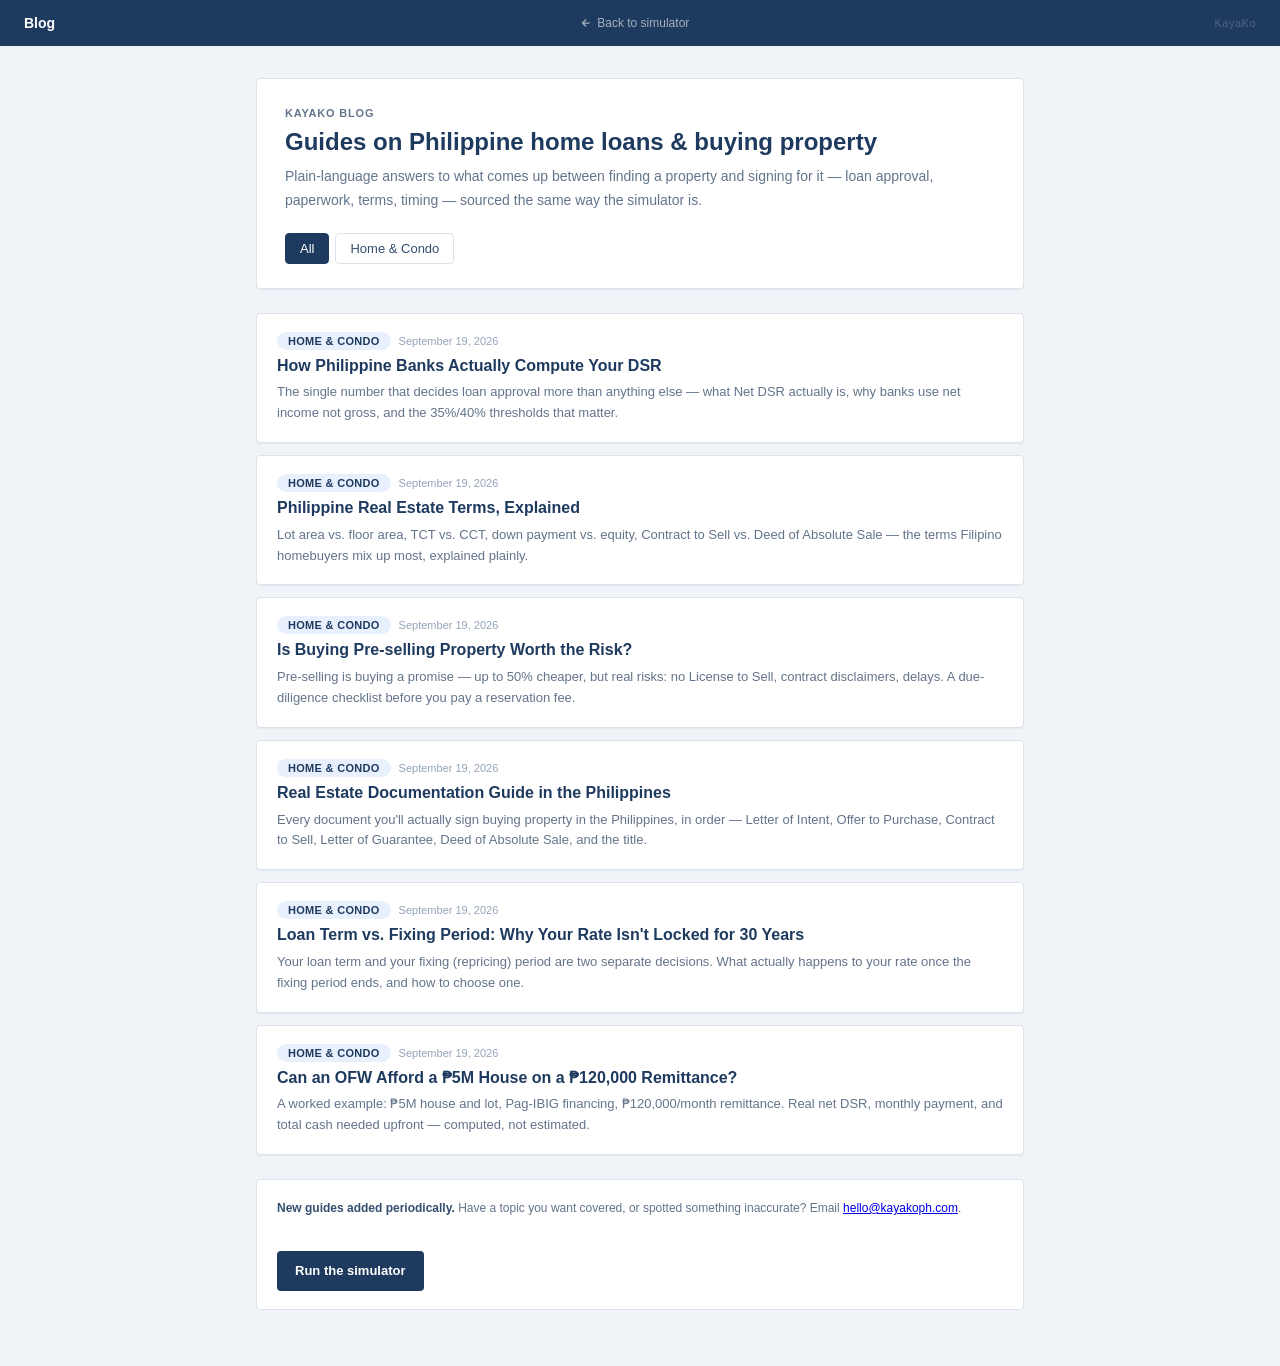
<file: blog/index.html>
<!DOCTYPE html>
<html lang="en">
<head>
<meta charset="UTF-8">
<meta name="viewport" content="width=device-width, initial-scale=1.0, maximum-scale=1.0">
<title>Blog — KayaKo Home Loan Simulator Philippines</title>
<meta name="description" content="Guides on Philippine home loans, Pag-IBIG, DSR, and buying property — from the team behind the KayaKo affordability simulator.">
<meta name="robots" content="index, follow">
<link rel="canonical" href="https://kayakoph.com/blog/">
<meta property="og:type" content="website">
<meta property="og:url" content="https://kayakoph.com/blog/">
<meta property="og:title" content="KayaKo Blog — Philippine Home Loan Guides">
<meta property="og:description" content="Guides on Philippine home loans, Pag-IBIG, DSR, and buying property.">
<meta property="og:site_name" content="KayaKo">
<!-- Favicon -->
<link rel="icon" href="../favicon.svg" type="image/svg+xml">
<link rel="icon" href="../favicon.png" sizes="180x180" type="image/png">
<link rel="apple-touch-icon" href="../favicon.png">
<link rel="stylesheet" href="shared.css">
<!-- Google Analytics -->
<script async src="https://www.googletagmanager.com/gtag/js?id=G-HPH7ELYNKG"></script>
<script>
  window.dataLayer = window.dataLayer || [];
  function gtag(){dataLayer.push(arguments);}
  gtag('js', new Date());
  // cookie_domain pinned to the exact hostname — see index.html for why.
  gtag('config', 'G-HPH7ELYNKG', { cookie_domain: location.hostname });
</script>
</head>
<body>

<div class="header">
  <div class="header-brand">Blog</div>
  <a class="header-back" href="../index.html">
    <svg width="12" height="12" viewBox="0 0 24 24" fill="none" stroke="currentColor" stroke-width="2.5"><path d="M19 12H5M12 5l-7 7 7 7"/></svg>
    Back to simulator
  </a>
  <div class="header-kayako">KayaKo</div>
</div>

<div class="page">

  <div class="hero">
    <div class="hero-label">KayaKo Blog</div>
    <div class="hero-title">Guides on Philippine home loans &amp; buying property</div>
    <div class="hero-desc">Plain-language answers to what comes up between finding a property and signing for it — loan approval, paperwork, terms, timing — sourced the same way the simulator is.</div>
    <div class="pill-group" id="category-filter">
      <div class="pill selected" data-val="all" onclick="selectCategory(this)">All</div>
      <div class="pill" data-val="home" onclick="selectCategory(this)">Home &amp; Condo</div>
    </div>
  </div>

  <div class="post-grid" id="post-grid"></div>

  <div class="footer-note">
    <strong>New guides added periodically.</strong> Have a topic you want covered, or spotted something inaccurate? Email <a href="mailto:hello@kayakoph.com">hello@kayakoph.com</a>.
    <br><br>
    <a class="footer-cta" href="../index.html">Run the simulator</a>
  </div>

</div>

<script>
// ─── POSTS (single source of truth for this listing) ──────────────────────────
// category is metadata only — never a folder. Add "car", "insurance", etc. here
// later without moving any files. When you add a post file, add its entry here
// too (and to /sitemap.xml).
const POSTS = [
  {
    title: "How Philippine Banks Actually Compute Your DSR",
    slug: "how-banks-compute-your-dsr",
    category: "home",
    date: "2026-09-19",
    excerpt: "The single number that decides loan approval more than anything else — what Net DSR actually is, why banks use net income not gross, and the 35%/40% thresholds that matter.",
  },
  {
    title: "Philippine Real Estate Terms, Explained",
    slug: "real-estate-terms-explained",
    category: "home",
    date: "2026-09-19",
    excerpt: "Lot area vs. floor area, TCT vs. CCT, down payment vs. equity, Contract to Sell vs. Deed of Absolute Sale — the terms Filipino homebuyers mix up most, explained plainly.",
  },
  {
    title: "Is Buying Pre-selling Property Worth the Risk?",
    slug: "is-preselling-worth-the-risk",
    category: "home",
    date: "2026-09-19",
    excerpt: "Pre-selling is buying a promise — up to 50% cheaper, but real risks: no License to Sell, contract disclaimers, delays. A due-diligence checklist before you pay a reservation fee.",
  },
  {
    title: "Real Estate Documentation Guide in the Philippines",
    slug: "real-estate-documentation-guide",
    category: "home",
    date: "2026-09-19",
    excerpt: "Every document you'll actually sign buying property in the Philippines, in order — Letter of Intent, Offer to Purchase, Contract to Sell, Letter of Guarantee, Deed of Absolute Sale, and the title.",
  },
  {
    title: "Loan Term vs. Fixing Period: Why Your Rate Isn't Locked for 30 Years",
    slug: "fixing-period-vs-loan-term",
    category: "home",
    date: "2026-09-19",
    excerpt: "Your loan term and your fixing (repricing) period are two separate decisions. What actually happens to your rate once the fixing period ends, and how to choose one.",
  },
  {
    title: "Can an OFW Afford a ₱5M House on a ₱120,000 Remittance?",
    slug: "ofw-5m-house-120k-remittance",
    category: "home",
    date: "2026-09-19",
    excerpt: "A worked example: ₱5M house and lot, Pag-IBIG financing, ₱120,000/month remittance. Real net DSR, monthly payment, and total cash needed upfront — computed, not estimated.",
  },
];

const CATEGORY_LABELS = { home: "Home & Condo" };

function renderPosts(filter) {
  const grid = document.getElementById('post-grid');
  const posts = POSTS
    .filter(p => filter === 'all' || p.category === filter)
    .sort((a, b) => b.date.localeCompare(a.date));

  if (posts.length === 0) {
    grid.innerHTML = '<div class="post-empty">No posts in this category yet.</div>';
    return;
  }

  grid.innerHTML = posts.map(p => `
    <a class="post-card" href="${p.slug}.html">
      <div class="post-card-meta">
        <span class="category-badge">${CATEGORY_LABELS[p.category] || p.category}</span>
        <span>${new Date(p.date + 'T00:00:00').toLocaleDateString('en-PH', { year: 'numeric', month: 'long', day: 'numeric' })}</span>
      </div>
      <div class="post-card-title">${p.title}</div>
      <div class="post-card-excerpt">${p.excerpt}</div>
    </a>
  `).join('');
}

function selectCategory(el) {
  document.querySelectorAll('#category-filter .pill').forEach(p => p.classList.remove('selected'));
  el.classList.add('selected');
  renderPosts(el.dataset.val);
}

renderPosts('all');
</script>

</body>
</html>
</file>
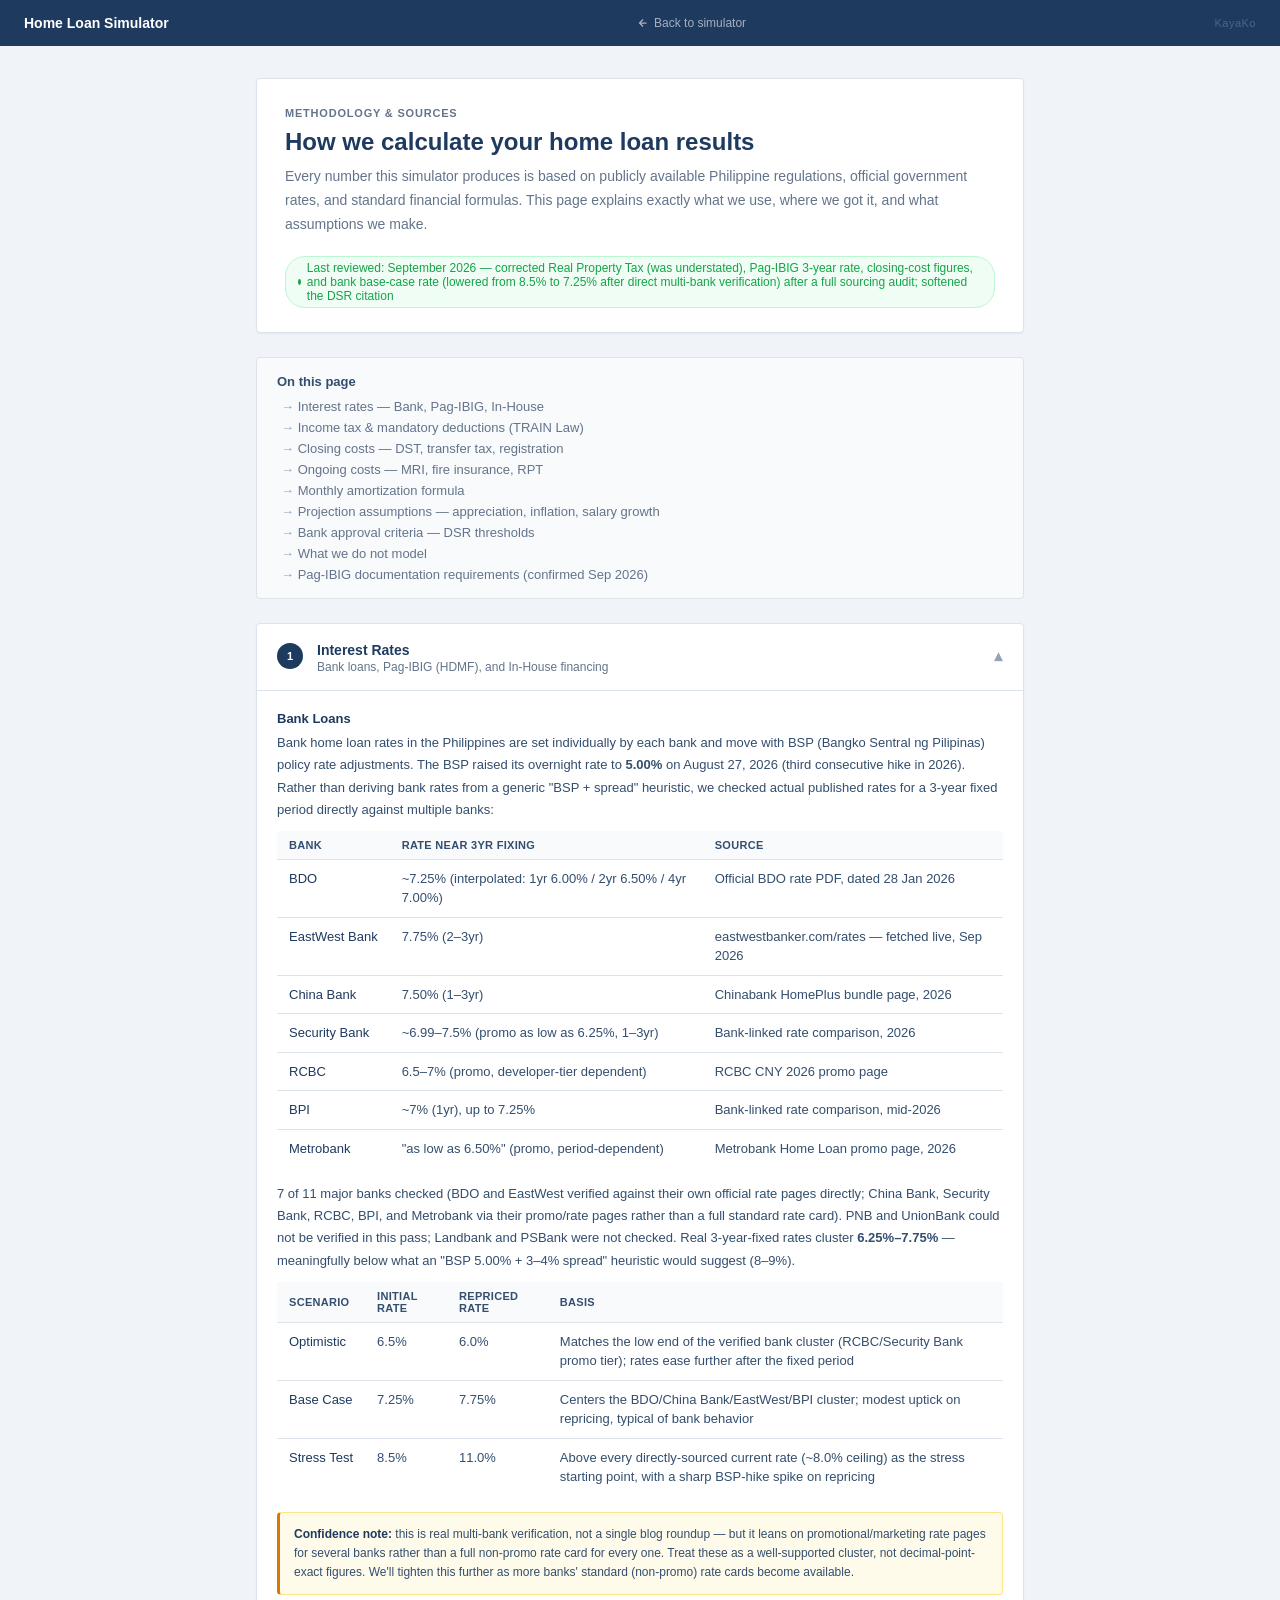
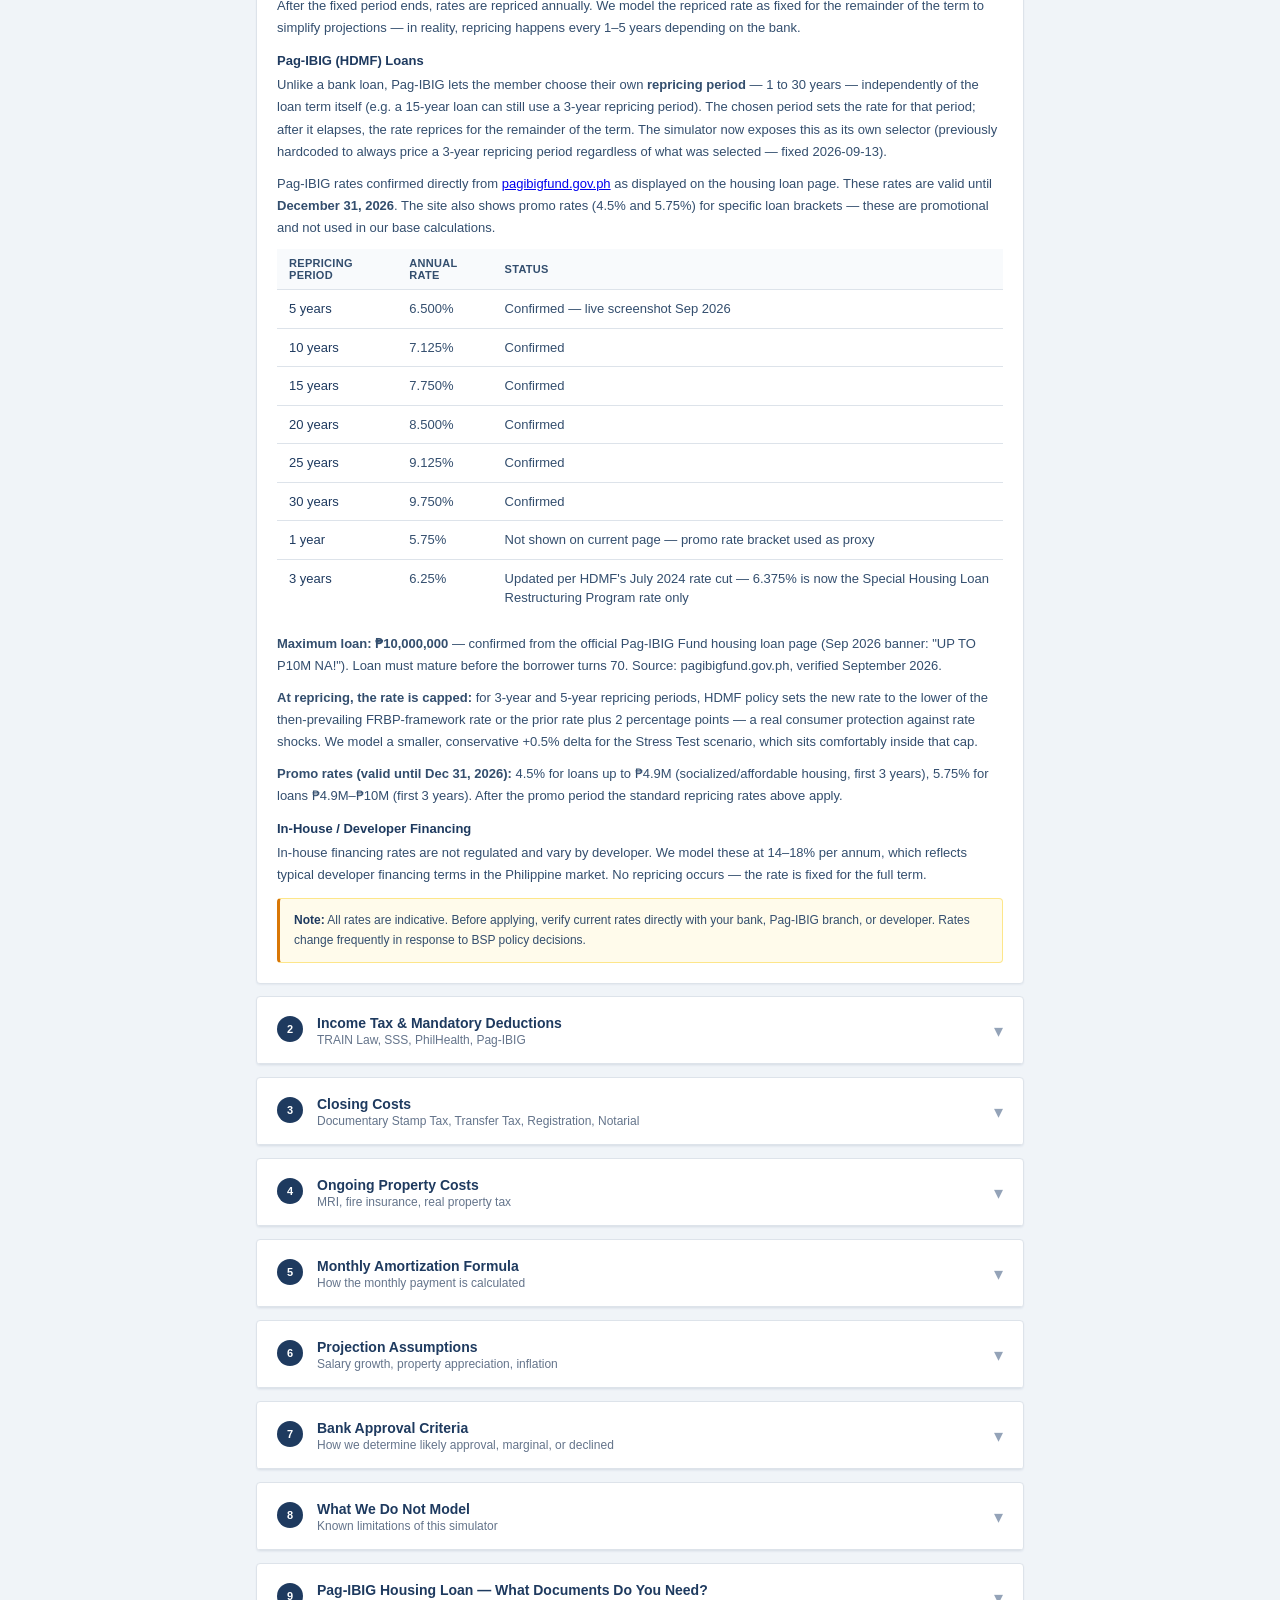
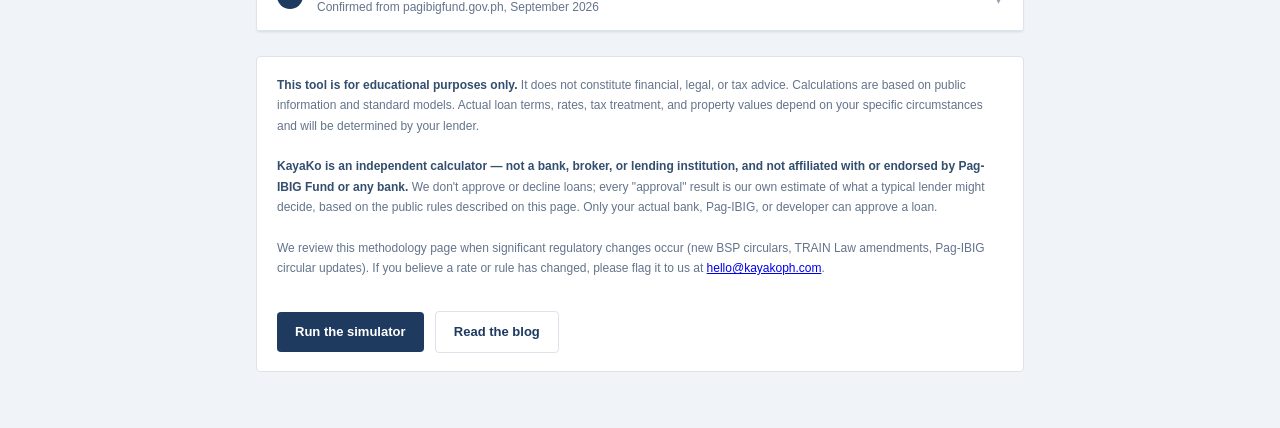
<file: ph-methodology.html>
<!DOCTYPE html>
<html lang="en">
<head>
<meta charset="UTF-8">
<meta name="viewport" content="width=device-width, initial-scale=1.0, maximum-scale=1.0">
<title>How We Calculate — KayaKo Home Loan Simulator Philippines</title>
<meta name="description" content="Every formula, rate, and regulatory source behind the KayaKo home loan simulator. TRAIN Law tax brackets, SSS/PhilHealth/Pag-IBIG rates, closing costs, DSR thresholds — all cited.">
<meta name="robots" content="index, follow">
<link rel="canonical" href="https://kayakoph.com/ph-methodology.html">
<meta property="og:type" content="website">
<meta property="og:url" content="https://kayakoph.com/ph-methodology.html">
<meta property="og:title" content="Methodology & Sources — KayaKo">
<meta property="og:description" content="How we calculate your home loan results. TRAIN Law, SSS Circular 2024-006, Pag-IBIG rates, DSR thresholds — every number sourced and explained.">
<meta property="og:site_name" content="KayaKo">
<!-- Favicon -->
<link rel="icon" href="favicon.svg" type="image/svg+xml">
<link rel="icon" href="favicon.png" sizes="180x180" type="image/png">
<link rel="apple-touch-icon" href="favicon.png">
<style>
*, *::before, *::after { box-sizing: border-box; margin: 0; padding: 0; }
:root {
  --ink:      #1e3a5f;
  --ink-2:    #334e6e;
  --ink-3:    #64748b;
  --ink-4:    #94a3b8;
  --line:     #dde3ea;
  --surface:  #ffffff;
  --bg:       #f0f4f8;
  --bg-2:     #f8fafc;
  --green:    #16a34a;
  --green-pale:#f0fdf4;
  --amber:    #d97706;
  --amber-pale:#fffbeb;
  --red:      #dc2626;
  --radius: 4px;
  --shadow: 0 1px 2px rgba(30,58,95,0.06);
}
body {
  font-family: -apple-system, BlinkMacSystemFont, 'Segoe UI', sans-serif;
  font-size: 14px;
  color: var(--ink);
  background: var(--bg);
  min-height: 100vh;
  -webkit-font-smoothing: antialiased;
}
.header {
  background: var(--ink);
  padding: 12px 24px;
  display: flex;
  align-items: center;
  justify-content: space-between;
}
.header-brand { color: #fff; font-weight: 600; font-size: 14px; }
.header-kayako { color: rgba(255,255,255,0.22); font-size: 11px; letter-spacing: 0.5px; }
.header-back {
  color: rgba(255,255,255,0.6);
  font-size: 12px;
  text-decoration: none;
  display: flex;
  align-items: center;
  gap: 5px;
  padding: 4px 10px;
  border-radius: var(--radius);
  transition: color 0.12s;
}
.header-back:hover { color: #fff; }

.page {
  max-width: 800px;
  margin: 0 auto;
  padding: 32px 16px 56px;
}

/* ── HERO ── */
.hero {
  background: var(--surface);
  border: 1px solid var(--line);
  border-radius: var(--radius);
  padding: 28px 28px 24px;
  margin-bottom: 24px;
  box-shadow: var(--shadow);
}
.hero-label { font-size: 11px; font-weight: 600; text-transform: uppercase; letter-spacing: 0.8px; color: var(--ink-3); margin-bottom: 8px; }
.hero-title { font-size: 24px; font-weight: 700; color: var(--ink); margin-bottom: 8px; line-height: 1.25; }
.hero-desc  { font-size: 14px; color: var(--ink-3); line-height: 1.7; margin-bottom: 20px; }
.hero-updated {
  display: inline-flex;
  align-items: center;
  gap: 6px;
  background: var(--green-pale);
  border: 1px solid #bbf7d0;
  border-radius: 20px;
  padding: 4px 12px;
  font-size: 12px;
  color: var(--green);
  font-weight: 500;
}
.hero-updated .dot { width: 6px; height: 6px; border-radius: 50%; background: var(--green); }

/* ── TOC ── */
.toc {
  background: var(--bg-2);
  border: 1px solid var(--line);
  border-radius: var(--radius);
  padding: 16px 20px;
  margin-bottom: 24px;
  font-size: 13px;
}
.toc-title { font-weight: 600; color: var(--ink-2); margin-bottom: 10px; }
.toc-list  { display: flex; flex-direction: column; gap: 6px; padding-left: 4px; }
.toc-list a { color: var(--ink-3); text-decoration: none; transition: color 0.1s; }
.toc-list a:hover { color: var(--ink); }
.toc-list a::before { content: '→ '; color: var(--ink-4); }

/* ── SECTION ── */
.section {
  background: var(--surface);
  border: 1px solid var(--line);
  border-radius: var(--radius);
  margin-bottom: 12px;
  overflow: hidden;
  box-shadow: var(--shadow);
}
.section-header {
  padding: 18px 20px 16px;
  border-bottom: 1px solid var(--line);
  cursor: pointer;
  display: flex;
  align-items: center;
  justify-content: space-between;
  user-select: none;
}
.section-header:hover { background: var(--bg-2); }
.section-header-left { display: flex; align-items: flex-start; gap: 14px; }
.section-num {
  width: 26px; height: 26px;
  border-radius: 50%;
  background: var(--ink);
  color: #fff;
  font-size: 11px;
  font-weight: 700;
  display: flex; align-items: center; justify-content: center;
  flex-shrink: 0;
  margin-top: 1px;
}
.section-title  { font-size: 14px; font-weight: 600; color: var(--ink); }
.section-sub    { font-size: 12px; color: var(--ink-3); margin-top: 2px; }
.section-toggle { font-size: 18px; color: var(--ink-4); transition: transform 0.2s; }
.section.open .section-toggle { transform: rotate(180deg); }
.section-body   { display: none; padding: 20px; }
.section.open .section-body { display: block; }

/* ── CONTENT INSIDE SECTIONS ── */
.source-table { width: 100%; border-collapse: collapse; font-size: 13px; margin-bottom: 16px; }
.source-table th {
  background: var(--bg-2);
  padding: 8px 12px;
  text-align: left;
  font-weight: 600;
  color: var(--ink-2);
  font-size: 11px;
  text-transform: uppercase;
  letter-spacing: 0.3px;
  border-bottom: 1px solid var(--line);
}
.source-table td {
  padding: 9px 12px;
  border-bottom: 1px solid var(--line);
  color: var(--ink-2);
  vertical-align: top;
  line-height: 1.5;
}
.source-table tr:last-child td { border-bottom: none; }
.source-table tr:hover td { background: var(--bg-2); }
.source-table td:first-child { font-weight: 500; color: var(--ink); white-space: nowrap; }
.source-table a { color: var(--ink); text-decoration: underline; text-decoration-color: var(--line); }
.source-table a:hover { text-decoration-color: var(--ink); }

.note-box {
  background: var(--amber-pale);
  border: 1px solid #fde68a;
  border-left: 3px solid var(--amber);
  border-radius: var(--radius);
  padding: 12px 14px;
  font-size: 12px;
  color: var(--ink-2);
  line-height: 1.6;
  margin-top: 12px;
}
.note-box strong { color: var(--ink); font-weight: 600; }

.formula-box {
  background: var(--bg-2);
  border: 1px solid var(--line);
  border-radius: var(--radius);
  padding: 12px 16px;
  font-family: 'Menlo', 'Monaco', 'Courier New', monospace;
  font-size: 12px;
  color: var(--ink-2);
  margin: 10px 0;
  line-height: 1.8;
}

.assumption-grid {
  display: grid;
  grid-template-columns: 1fr 1fr;
  gap: 8px;
  margin-bottom: 12px;
}
.assumption-card {
  background: var(--bg-2);
  border: 1px solid var(--line);
  border-radius: var(--radius);
  padding: 12px 14px;
}
.ac-label { font-size: 11px; color: var(--ink-3); margin-bottom: 4px; }
.ac-val   { font-size: 18px; font-weight: 700; color: var(--ink); }
.ac-note  { font-size: 11px; color: var(--ink-3); margin-top: 3px; line-height: 1.4; }

p { color: var(--ink-2); line-height: 1.7; margin-bottom: 10px; font-size: 13px; }
p:last-child { margin-bottom: 0; }
ul { padding-left: 16px; margin-bottom: 10px; }
li { color: var(--ink-2); line-height: 1.7; font-size: 13px; margin-bottom: 3px; }
h4 { font-size: 13px; font-weight: 600; color: var(--ink); margin: 14px 0 6px; }
h4:first-child { margin-top: 0; }

/* ── FOOTER ── */
.footer-note {
  background: var(--surface);
  border: 1px solid var(--line);
  border-radius: var(--radius);
  padding: 18px 20px;
  margin-top: 24px;
  font-size: 12px;
  color: var(--ink-3);
  line-height: 1.7;
}
.footer-note strong { color: var(--ink-2); font-weight: 600; }
.footer-cta {
  display: inline-flex;
  align-items: center;
  gap: 6px;
  margin-top: 12px;
  padding: 9px 18px;
  background: var(--ink);
  color: #fff;
  border-radius: var(--radius);
  font-size: 13px;
  font-weight: 600;
  text-decoration: none;
  transition: background 0.12s;
}
.footer-cta:hover { background: #163050; }

@media (max-width: 600px) {
  .assumption-grid { grid-template-columns: 1fr; }
  .hero { padding: 20px; }
  .section-body { padding: 16px; }
}
</style>
</head>
<body>

<div class="header">
  <div class="header-brand">Home Loan Simulator</div>
  <a class="header-back" href="index.html">
    <svg width="12" height="12" viewBox="0 0 24 24" fill="none" stroke="currentColor" stroke-width="2.5"><path d="M19 12H5M12 5l-7 7 7 7"/></svg>
    Back to simulator
  </a>
  <div class="header-kayako">KayaKo</div>
</div>

<div class="page">

  <!-- Hero -->
  <div class="hero">
    <div class="hero-label">Methodology & Sources</div>
    <div class="hero-title">How we calculate your home loan results</div>
    <div class="hero-desc">Every number this simulator produces is based on publicly available Philippine regulations, official government rates, and standard financial formulas. This page explains exactly what we use, where we got it, and what assumptions we make.</div>
    <div class="hero-updated">
      <span class="dot"></span>
      Last reviewed: September 2026 — corrected Real Property Tax (was understated), Pag-IBIG 3-year rate, closing-cost figures, and bank base-case rate (lowered from 8.5% to 7.25% after direct multi-bank verification) after a full sourcing audit; softened the DSR citation
    </div>
  </div>

  <!-- TOC -->
  <div class="toc">
    <div class="toc-title">On this page</div>
    <div class="toc-list">
      <a href="#s1" onclick="openSection('s1')">Interest rates — Bank, Pag-IBIG, In-House</a>
      <a href="#s2" onclick="openSection('s2')">Income tax & mandatory deductions (TRAIN Law)</a>
      <a href="#s3" onclick="openSection('s3')">Closing costs — DST, transfer tax, registration</a>
      <a href="#s4" onclick="openSection('s4')">Ongoing costs — MRI, fire insurance, RPT</a>
      <a href="#s5" onclick="openSection('s5')">Monthly amortization formula</a>
      <a href="#s6" onclick="openSection('s6')">Projection assumptions — appreciation, inflation, salary growth</a>
      <a href="#s7" onclick="openSection('s7')">Bank approval criteria — DSR thresholds</a>
      <a href="#s8" onclick="openSection('s8')">What we do not model</a>
      <a href="#s9" onclick="openSection('s9')">Pag-IBIG documentation requirements (confirmed Sep 2026)</a>
    </div>
  </div>

  <!-- Section 1 -->
  <div class="section" id="s1">
    <div class="section-header" onclick="toggleSection('s1')">
      <div class="section-header-left">
        <div class="section-num">1</div>
        <div>
          <div class="section-title">Interest Rates</div>
          <div class="section-sub">Bank loans, Pag-IBIG (HDMF), and In-House financing</div>
        </div>
      </div>
      <div class="section-toggle">▾</div>
    </div>
    <div class="section-body">
      <h4>Bank Loans</h4>
      <p>Bank home loan rates in the Philippines are set individually by each bank and move with BSP (Bangko Sentral ng Pilipinas) policy rate adjustments. The BSP raised its overnight rate to <strong>5.00%</strong> on August 27, 2026 (third consecutive hike in 2026). Rather than deriving bank rates from a generic "BSP + spread" heuristic, we checked actual published rates for a 3-year fixed period directly against multiple banks:</p>
      <table class="source-table">
        <thead><tr><th>Bank</th><th>Rate near 3yr fixing</th><th>Source</th></tr></thead>
        <tbody>
          <tr><td>BDO</td><td>~7.25% (interpolated: 1yr 6.00% / 2yr 6.50% / 4yr 7.00%)</td><td>Official BDO rate PDF, dated 28 Jan 2026</td></tr>
          <tr><td>EastWest Bank</td><td>7.75% (2–3yr)</td><td>eastwestbanker.com/rates — fetched live, Sep 2026</td></tr>
          <tr><td>China Bank</td><td>7.50% (1–3yr)</td><td>Chinabank HomePlus bundle page, 2026</td></tr>
          <tr><td>Security Bank</td><td>~6.99–7.5% (promo as low as 6.25%, 1–3yr)</td><td>Bank-linked rate comparison, 2026</td></tr>
          <tr><td>RCBC</td><td>6.5–7% (promo, developer-tier dependent)</td><td>RCBC CNY 2026 promo page</td></tr>
          <tr><td>BPI</td><td>~7% (1yr), up to 7.25%</td><td>Bank-linked rate comparison, mid-2026</td></tr>
          <tr><td>Metrobank</td><td>"as low as 6.50%" (promo, period-dependent)</td><td>Metrobank Home Loan promo page, 2026</td></tr>
        </tbody>
      </table>
      <p>7 of 11 major banks checked (BDO and EastWest verified against their own official rate pages directly; China Bank, Security Bank, RCBC, BPI, and Metrobank via their promo/rate pages rather than a full standard rate card). PNB and UnionBank could not be verified in this pass; Landbank and PSBank were not checked. Real 3-year-fixed rates cluster <strong>6.25%–7.75%</strong> — meaningfully below what an "BSP 5.00% + 3–4% spread" heuristic would suggest (8–9%).</p>
      <table class="source-table">
        <thead><tr><th>Scenario</th><th>Initial Rate</th><th>Repriced Rate</th><th>Basis</th></tr></thead>
        <tbody>
          <tr><td>Optimistic</td><td>6.5%</td><td>6.0%</td><td>Matches the low end of the verified bank cluster (RCBC/Security Bank promo tier); rates ease further after the fixed period</td></tr>
          <tr><td>Base Case</td><td>7.25%</td><td>7.75%</td><td>Centers the BDO/China Bank/EastWest/BPI cluster; modest uptick on repricing, typical of bank behavior</td></tr>
          <tr><td>Stress Test</td><td>8.5%</td><td>11.0%</td><td>Above every directly-sourced current rate (~8.0% ceiling) as the stress starting point, with a sharp BSP-hike spike on repricing</td></tr>
        </tbody>
      </table>
      <div class="note-box"><strong>Confidence note:</strong> this is real multi-bank verification, not a single blog roundup — but it leans on promotional/marketing rate pages for several banks rather than a full non-promo rate card for every one. Treat these as a well-supported cluster, not decimal-point-exact figures. We'll tighten this further as more banks' standard (non-promo) rate cards become available.</div>
      <p>After the fixed period ends, rates are repriced annually. We model the repriced rate as fixed for the remainder of the term to simplify projections — in reality, repricing happens every 1–5 years depending on the bank.</p>
      <h4>Pag-IBIG (HDMF) Loans</h4>
      <p>Unlike a bank loan, Pag-IBIG lets the member choose their own <strong>repricing period</strong> — 1 to 30 years — independently of the loan term itself (e.g. a 15-year loan can still use a 3-year repricing period). The chosen period sets the rate for that period; after it elapses, the rate reprices for the remainder of the term. The simulator now exposes this as its own selector (previously hardcoded to always price a 3-year repricing period regardless of what was selected — fixed 2026-09-13).</p>
      <p>Pag-IBIG rates confirmed directly from <a href="https://www.pagibigfund.gov.ph" target="_blank" rel="noopener">pagibigfund.gov.ph</a> as displayed on the housing loan page. These rates are valid until <strong>December 31, 2026</strong>. The site also shows promo rates (4.5% and 5.75%) for specific loan brackets — these are promotional and not used in our base calculations.</p>
      <table class="source-table">
        <thead><tr><th>Repricing Period</th><th>Annual Rate</th><th>Status</th></tr></thead>
        <tbody>
          <tr><td>5 years</td><td>6.500%</td><td>Confirmed — live screenshot Sep 2026</td></tr>
          <tr><td>10 years</td><td>7.125%</td><td>Confirmed</td></tr>
          <tr><td>15 years</td><td>7.750%</td><td>Confirmed</td></tr>
          <tr><td>20 years</td><td>8.500%</td><td>Confirmed</td></tr>
          <tr><td>25 years</td><td>9.125%</td><td>Confirmed</td></tr>
          <tr><td>30 years</td><td>9.750%</td><td>Confirmed</td></tr>
          <tr><td>1 year</td><td>5.75%</td><td>Not shown on current page — promo rate bracket used as proxy</td></tr>
          <tr><td>3 years</td><td>6.25%</td><td>Updated per HDMF's July 2024 rate cut — 6.375% is now the Special Housing Loan Restructuring Program rate only</td></tr>
        </tbody>
      </table>
      <p><strong>Maximum loan: ₱10,000,000</strong> — confirmed from the official Pag-IBIG Fund housing loan page (Sep 2026 banner: "UP TO P10M NA!"). Loan must mature before the borrower turns 70. Source: pagibigfund.gov.ph, verified September 2026.</p>
      <p><strong>At repricing, the rate is capped:</strong> for 3-year and 5-year repricing periods, HDMF policy sets the new rate to the lower of the then-prevailing FRBP-framework rate or the prior rate plus 2 percentage points — a real consumer protection against rate shocks. We model a smaller, conservative +0.5% delta for the Stress Test scenario, which sits comfortably inside that cap.</p>
      <p><strong>Promo rates (valid until Dec 31, 2026):</strong> 4.5% for loans up to ₱4.9M (socialized/affordable housing, first 3 years), 5.75% for loans ₱4.9M–₱10M (first 3 years). After the promo period the standard repricing rates above apply.</p>

      <h4>In-House / Developer Financing</h4>
      <p>In-house financing rates are not regulated and vary by developer. We model these at 14–18% per annum, which reflects typical developer financing terms in the Philippine market. No repricing occurs — the rate is fixed for the full term.</p>
      <div class="note-box"><strong>Note:</strong> All rates are indicative. Before applying, verify current rates directly with your bank, Pag-IBIG branch, or developer. Rates change frequently in response to BSP policy decisions.</div>
    </div>
  </div>

  <!-- Section 2 -->
  <div class="section" id="s2">
    <div class="section-header" onclick="toggleSection('s2')">
      <div class="section-header-left">
        <div class="section-num">2</div>
        <div>
          <div class="section-title">Income Tax & Mandatory Deductions</div>
          <div class="section-sub">TRAIN Law, SSS, PhilHealth, Pag-IBIG</div>
        </div>
      </div>
      <div class="section-toggle">▾</div>
    </div>
    <div class="section-body">
      <h4>Income Tax — TRAIN Law (RA 10963, as amended)</h4>
      <p>We apply the revised tax table effective January 2023 onwards under the Tax Reform for Acceleration and Inclusion (TRAIN) Law:</p>
      <table class="source-table">
        <thead><tr><th>Annual Taxable Income</th><th>Tax</th></tr></thead>
        <tbody>
          <tr><td>Up to ₱250,000</td><td>0%</td></tr>
          <tr><td>₱250,001 – ₱400,000</td><td>15% of excess over ₱250,000</td></tr>
          <tr><td>₱400,001 – ₱800,000</td><td>₱22,500 + 20% of excess over ₱400,000</td></tr>
          <tr><td>₱800,001 – ₱2,000,000</td><td>₱102,500 + 25% of excess over ₱800,000</td></tr>
          <tr><td>₱2,000,001 – ₱8,000,000</td><td>₱402,500 + 30% of excess over ₱2,000,000</td></tr>
          <tr><td>Over ₱8,000,000</td><td>₱2,202,500 + 35% of excess over ₱8,000,000</td></tr>
        </tbody>
      </table>
      <p>Source: <a href="https://www.bir.gov.ph" target="_blank" rel="noopener">Bureau of Internal Revenue (BIR)</a> — Revenue Regulations No. 8-2018 as amended by TRAIN.</p>

      <h4>SSS (Employee Share)</h4>
      <p>We apply <strong>5.0% of monthly salary credit (MSC)</strong>, minimum MSC ₱5,000, maximum MSC ₱35,000. Maximum employee contribution: ₱1,750/month. Per <strong>SSS Circular No. 2024-006</strong> (signed December 19, 2024, effective January 2025), which increased the contribution rate to 15% total and raised the MSC ceiling. Previous rate was 4.5% capped at ₱30,000.</p>

      <h4>PhilHealth (Employee Share)</h4>
      <p><strong>2.5% of monthly basic salary</strong> (5% total, split 50/50 with employer), with a floor of ₱10,000 (minimum ₱250 employee share) and ceiling of ₱100,000 (maximum ₱2,500 employee share) per month. This is the final scheduled rate under <strong>RA 11223 (Universal Health Care Law)</strong>, confirmed effective 2026.</p>

      <h4>Pag-IBIG (Member Contribution)</h4>
      <p><strong>2% of monthly salary, capped at ₱200</strong> per month employee contribution (on salaries above ₱10,000). Per <strong>Republic Act No. 9679</strong> (Home Development Mutual Fund Law of 2009). Same rate and cap whether or not the borrower is an OFW.</p>

      <h4>OFW Income — Different Tax &amp; Contribution Treatment</h4>
      <p>Selecting <strong>OFW</strong> as employment type changes how the "Monthly Gross Salary" field is treated (fixed 2026-09-13 — previously the simulator taxed OFW salary exactly like a local employee's, understating take-home by roughly 20%):</p>
      <table class="source-table">
        <thead><tr><th>Item</th><th>Locally employed</th><th>OFW</th></tr></thead>
        <tbody>
          <tr><td>PH income tax</td><td>TRAIN Law brackets apply</td><td><strong>0% — exempt.</strong> OFWs are non-resident citizens, taxed only on PH-sourced income (NIRC Sec. 23(C); BIR Revenue Regulations No. 1-2011).</td></tr>
          <tr><td>SSS</td><td>5% of MSC (employee share only; employer pays the other 10%)</td><td><strong>Full 15% of MSC</strong> — no PH employer to split with. Minimum MSC ₱8,000 (vs. ₱5,000 for locally employed), same ₱35,000 ceiling.</td></tr>
          <tr><td>PhilHealth</td><td>2.5% (employee share only)</td><td><strong>Full 5%</strong> — same reason. Same ₱10,000–₱100,000 floor/ceiling.</td></tr>
          <tr><td>Pag-IBIG</td><td>2%, capped ₱200/mo</td><td>Same — 2%, capped ₱200/mo.</td></tr>
        </tbody>
      </table>
      <p>Net effect: an OFW earning ₱200,000/month nets about <strong>₱189,550</strong> take-home under this treatment, versus ₱153,343 if (incorrectly) taxed as a local employee — a ~24% difference that materially affects DSR and approval odds for exactly the demographic Pag-IBIG serves most (see the OFW loan guidance in Section 9).</p>

      <h4>Self-Employed Income — 8% Flat Tax, Not Employee Brackets</h4>
      <p>Selecting <strong>Self-Employed</strong> also changes how "Monthly Gross Salary" is taxed (fixed 2026-09-14 — previously treated identically to a local employee's salary, overstating the tax burden):</p>
      <table class="source-table">
        <thead><tr><th>Item</th><th>Locally employed</th><th>Self-employed</th></tr></thead>
        <tbody>
          <tr><td>PH income tax</td><td>TRAIN Law graduated brackets on gross</td><td><strong>8% flat tax</strong> on annual gross receipts over ₱250,000 — the standard simplified option for filers under the ₱3M VAT threshold, replacing both graduated rates and the 3% percentage tax. We use this because we only collect one income number, not business expenses (which the graduated-rate alternative requires to compute net taxable income).</td></tr>
          <tr><td>SSS</td><td>5% of MSC (employee share only)</td><td><strong>Full 15% of MSC</strong> — self-employed/voluntary members pay both shares. Same ₱5,000–₱35,000 MSC band as locally employed.</td></tr>
          <tr><td>PhilHealth</td><td>2.5% (employee share only)</td><td><strong>Full 5%</strong> — same reason. Same ₱10,000–₱100,000 floor/ceiling.</td></tr>
          <tr><td>Pag-IBIG</td><td>2%, capped ₱200/mo</td><td>Same — 2%, capped ₱200/mo.</td></tr>
        </tbody>
      </table>
      <p>Net effect grows with income, since 8% flat increasingly beats climbing graduated brackets: at ₱200,000/month, self-employed take-home is now ₱175,217 (was ₱153,343) — about 14% higher; at ₱400,000/month the gap widens to about 22%.</p>

      <div class="note-box"><strong>Important limitation:</strong> The OFW and self-employed treatments above only apply to income entered in the "Monthly Gross Salary" field, matched to whichever Employment Type is selected. Any OFW/freelance/rental/business income entered in the separate "Other Income" field is treated as already net of tax with no deductions applied — documentation requirements and tax treatment vary too much to model precisely there. There is currently no employment-type selector for a spouse/co-borrower — spouse income always uses the locally-employed treatment regardless of the primary borrower's selection, even if the spouse is also an OFW or self-employed. For self-employed borrowers, banks use 2-year ITR averages — your actual qualifying income may differ from what is entered here.</div>
    </div>
  </div>

  <!-- Section 3 -->
  <div class="section" id="s3">
    <div class="section-header" onclick="toggleSection('s3')">
      <div class="section-header-left">
        <div class="section-num">3</div>
        <div>
          <div class="section-title">Closing Costs</div>
          <div class="section-sub">Documentary Stamp Tax, Transfer Tax, Registration, Notarial</div>
        </div>
      </div>
      <div class="section-toggle">▾</div>
    </div>
    <div class="section-body">
      <table class="source-table">
        <thead><tr><th>Cost Item</th><th>Rate / Amount</th><th>Base</th><th>Who Pays</th><th>Source</th></tr></thead>
        <tbody>
          <tr><td>Documentary Stamp Tax (DST)</td><td>0.4% (bank) / 0.75% (Pag-IBIG)</td><td>Loan amount</td><td>Buyer</td><td>BIR — NIRC Sec 195 (bank, graduated schedule ≈0.4% effective); NIRC Sec 179 (Pag-IBIG debt instrument, TRAIN-doubled ≈0.75%)</td></tr>
          <tr><td>Transfer Tax</td><td>0.75%</td><td>Selling price</td><td>Buyer</td><td>LGC Sec 135, as amended by RA 9640 — Metro Manila ceiling; provinces are capped lower at 0.5%</td></tr>
          <tr><td>Registration Fee (RD)</td><td>₱8K–₱25K (tiered)</td><td>Property value</td><td>Buyer</td><td>Approximates LRA Circular 35-2019 / Rule 141 basic fee for BOTH title transfer and mortgage annotation combined</td></tr>
          <tr><td>Notarial / DOAS Fee</td><td>1% of price, max ₱50,000</td><td>Selling price</td><td>Split (negotiable)</td><td>Market standard; IBP Schedule of Fees</td></tr>
          <tr><td>Bank / Processing Fee</td><td>₱20,000 (bank) / ₱5,000 (Pag-IBIG)</td><td>Flat</td><td>Buyer</td><td>Indicative — varies by lender</td></tr>
          <tr><td>Capital Gains Tax (CGT)</td><td>6% of higher of price or zonal value</td><td>Property value</td><td><strong>Seller</strong></td><td>BIR — Section 24(D), NIRC</td></tr>
        </tbody>
      </table>
      <p><strong>CGT is a seller cost and is excluded from our calculations.</strong> The simulator only models buyer closing costs.</p>
      <p>LRA Registration Fee tiers used: &lt;₱1.75M = ₱8,000 | ₱1.75M–₱3.5M = ₱12,000 | ₱3.5M–₱7M = ₱20,000 | &gt;₱7M = ₱25,000. The LRA's actual basic-fee formula (0.25% of value up to ₱1M + 0.20% of the excess, plus a 1% Legal Research Fund surcharge) produces a lower number for a <em>single</em> registration than these tiers — but a real purchase typically requires two separate registrations (the title transfer, and a separate annotation of the bank's/Pag-IBIG's mortgage on the title), which roughly doubles the cost and lands close to these tiers. Treat these as an approximation of the combined cost, not one official fee schedule.</p>
      <div class="note-box"><strong>Note:</strong> Transfer tax rates vary by LGU — LGC Sec 135 caps provinces at 0.5% and Metro Manila cities/municipalities at up to 0.75%. Most Metro Manila LGUs charge at or near that 0.75% ceiling, so we now use 0.75% as the default rather than the province-level 0.5% figure. If your target property is in a province, your actual transfer tax may be lower — verify with your target LGU.</div>
    </div>
  </div>

  <!-- Section 4 -->
  <div class="section" id="s4">
    <div class="section-header" onclick="toggleSection('s4')">
      <div class="section-header-left">
        <div class="section-num">4</div>
        <div>
          <div class="section-title">Ongoing Property Costs</div>
          <div class="section-sub">MRI, fire insurance, real property tax</div>
        </div>
      </div>
      <div class="section-toggle">▾</div>
    </div>
    <div class="section-body">
      <table class="source-table">
        <thead><tr><th>Cost</th><th>Rate Used</th><th>Applied To</th><th>Basis</th></tr></thead>
        <tbody>
          <tr><td>MRI (Mortgage Redemption Insurance)</td><td>0.07% per year</td><td>Outstanding loan balance (declining)</td><td>Mid-range placeholder — real quotes we found ranged from ~0.02% to ~1% per year depending on age/insurer; no single authoritative rate exists</td></tr>
          <tr><td>Fire Insurance</td><td>0.10% per year</td><td>Property market value (growing)</td><td>Confirmed against industry premium calculators (~₱1,000 premium per ₱1M coverage/year); excludes ~2% Fire Code Tax + ~26.7% documentary/other tax load added on a real policy</td></tr>
          <tr><td>Real Property Tax (RPT)</td><td>0.60% per year (effective)</td><td>Property market value (growing)</td><td>Assessment level 20% (LGC Sec 218) × basic RPT ceiling 2% for Metro Manila (Sec 233) + SEF ceiling 1% (Sec 235) = 0.6% effective</td></tr>
          <tr><td>HOA / Condo Dues</td><td>₱500–₱4,000/mo</td><td>Flat (inflated annually at 4%)</td><td>Indicative: Pag-IBIG/affordable ₱500, house & lot ₱1,000, condo ₱4,000</td></tr>
        </tbody>
      </table>
      <p>RPT basis: Metro Manila LGUs assess residential property at 20% of fair market value (LGC Sec 218) and may charge up to 2% basic RPT (Sec 233 — note provinces are capped lower, at 1%, which we previously conflated with the Metro Manila rate) plus up to 1% Special Education Fund (Sec 235). At the ceiling, that's 3% of assessed value = 0.6% of market value. Actual RPT is set per LGU ordinance within these caps and can be lower — this figure represents the upper end most Metro Manila cities assess near.</p>
      <div class="note-box"><strong>MRI rate note:</strong> MRI is technically age-banded (older borrowers pay more), and published rates vary far more than most cost items on this page — we found real-world quotes spanning roughly 0.02% to 1% per year. We apply a flat 0.07% approximation as a rough mid-range placeholder, not a cited rate. Your actual MRI premium will be specified by your lender.</div>
    </div>
  </div>

  <!-- Section 5 -->
  <div class="section" id="s5">
    <div class="section-header" onclick="toggleSection('s5')">
      <div class="section-header-left">
        <div class="section-num">5</div>
        <div>
          <div class="section-title">Monthly Amortization Formula</div>
          <div class="section-sub">How the monthly payment is calculated</div>
        </div>
      </div>
      <div class="section-toggle">▾</div>
    </div>
    <div class="section-body">
      <p>We use the standard mortgage amortization formula (constant payment, reducing balance):</p>
      <div class="formula-box">
M = P × [r(1+r)^n] / [(1+r)^n – 1]

Where:
  M = monthly amortization (principal + interest only)
  P = loan principal
  r = monthly interest rate (annual rate ÷ 12)
  n = total number of monthly payments (term in years × 12)
      </div>
      <p>MRI and fire insurance are computed separately and added on top of M to arrive at the total monthly payment. At each repricing date, a new M is computed on the remaining balance for the remaining term.</p>
      <p>This is the same formula used by all Philippine banks and Pag-IBIG. The total interest paid over the life of the loan equals (M × n) − P.</p>

      <h4>Example — ₱4M loan, 7%, 20 years:</h4>
      <div class="formula-box">r = 7% ÷ 12 = 0.5833%/month
n = 20 × 12 = 240 payments
M = 4,000,000 × [0.005833 × (1.005833)^240] ÷ [(1.005833)^240 – 1]
M = ₱31,012/month

Total paid = 31,012 × 240 = ₱7,442,880
Total interest = ₱7,442,880 − ₱4,000,000 = ₱3,442,880 (86% of principal)</div>
    </div>
  </div>

  <!-- Section 6 -->
  <div class="section" id="s6">
    <div class="section-header" onclick="toggleSection('s6')">
      <div class="section-header-left">
        <div class="section-num">6</div>
        <div>
          <div class="section-title">Projection Assumptions</div>
          <div class="section-sub">Salary growth, property appreciation, inflation</div>
        </div>
      </div>
      <div class="section-toggle">▾</div>
    </div>
    <div class="section-body">
      <p>The year-by-year projections (cash flow, equity, buy vs. rent) use the following assumptions. These are applied uniformly — they do not vary by location or property type.</p>
      <div class="assumption-grid">
        <div class="assumption-card">
          <div class="ac-label">Annual salary growth</div>
          <div class="ac-val">5.0%</div>
          <div class="ac-note">Approximate median wage growth for employed Filipinos, consistent with DOLE/PSA wage order history</div>
        </div>
        <div class="assumption-card">
          <div class="ac-label">Property appreciation</div>
          <div class="ac-val">5.0%</div>
          <div class="ac-note">Conservative estimate for Metro Manila residential. BGC/Makati historically higher (7–10%). Provincial may be lower (2–4%).</div>
        </div>
        <div class="assumption-card">
          <div class="ac-label">Expense inflation</div>
          <div class="ac-val">4.0%</div>
          <div class="ac-note">Above-target BSP inflation assumption; reflects PH average CPI 2020–2024</div>
        </div>
        <div class="assumption-card">
          <div class="ac-label">Rent increase (buy vs. rent)</div>
          <div class="ac-val">3.0%</div>
          <div class="ac-note">Conservative annual rent increase; typical for Metro Manila apartments</div>
        </div>
        <div class="assumption-card">
          <div class="ac-label">Existing loan paydown</div>
          <div class="ac-val">5 years</div>
          <div class="ac-note">Existing loans (car, personal) assumed to be fully paid in 5 years via linear paydown</div>
        </div>
        <div class="assumption-card">
          <div class="ac-label">OFW salary growth</div>
          <div class="ac-val">2.5%</div>
          <div class="ac-note">Other income grows at 50% of salary growth rate — more conservative for non-employment income</div>
        </div>
      </div>
      <div class="note-box"><strong>Why these matter:</strong> The buy vs. rent breakeven point and the cash flow trajectory are highly sensitive to the appreciation assumption. If your target property is in a high-growth area (BGC, Makati CBD), the actual breakeven may be earlier than shown. For provincial properties, it may be later. The simulator footnotes these assumptions on the results page.</div>
    </div>
  </div>

  <!-- Section 7 -->
  <div class="section" id="s7">
    <div class="section-header" onclick="toggleSection('s7')">
      <div class="section-header-left">
        <div class="section-num">7</div>
        <div>
          <div class="section-title">Bank Approval Criteria</div>
          <div class="section-sub">How we determine likely approval, marginal, or declined</div>
        </div>
      </div>
      <div class="section-toggle">▾</div>
    </div>
    <div class="section-body">
      <p>Philippine banks assess home loan applications primarily on some form of <strong>Debt Service Ratio (DSR)</strong> — the percentage of income consumed by all loan obligations. Our thresholds are our own house methodology, built from industry rule-of-thumb figures rather than one single regulatory table:</p>
      <table class="source-table">
        <thead><tr><th>Check</th><th>Threshold</th><th>Result</th></tr></thead>
        <tbody>
          <tr><td>Total Net DSR</td><td>&lt;35%</td><td>Approved — within guideline</td></tr>
          <tr><td>Total Net DSR</td><td>35–40%</td><td>Marginal — borderline, some banks may process</td></tr>
          <tr><td>Total Net DSR</td><td>&gt;40%</td><td>Declined — exceeds most banks' absolute cap</td></tr>
          <tr><td>Loan-to-income ratio</td><td>&gt;100× monthly gross</td><td>Declined — loan too large relative to income</td></tr>
          <tr><td>Down payment</td><td>&lt;10%</td><td>Declined — below minimum LTV requirement</td></tr>
          <tr><td>Pag-IBIG loan amount</td><td>&gt;₱10,000,000</td><td>Declined — exceeds HDMF maximum (confirmed Sep 2026)</td></tr>
          <tr><td>Age at maturity (bank)</td><td>&gt;65 years</td><td>Marginal — some banks cap at 65</td></tr>
          <tr><td>Age at maturity (Pag-IBIG)</td><td>&gt;70 years</td><td>Declined — HDMF hard cap</td></tr>
        </tbody>
      </table>
      <p>We compute DSR against <strong>net take-home pay</strong> (after income tax, SSS, PhilHealth, Pag-IBIG) rather than gross income. This is a deliberate, conservative modeling choice, not a universal rule — <strong>Pag-IBIG's own published qualification rule actually uses a 35% cap on GROSS monthly income</strong>, not net, which is a meaningfully easier bar to clear than what this tool models. Individual bank policies aren't published in enough detail to confirm whether they use net or gross, or exactly where they draw the line. We use the stricter net-income basis so an "approved" result here is a conservative signal, at the cost of sometimes rating a Pag-IBIG-eligible borrower as "marginal." All existing loan obligations are added to the new amortization in the numerator.</p>
      <p>The 35%/40% thresholds themselves reflect commonly-cited industry rules of thumb, corroborated by Pag-IBIG's own published policy and general Philippine real estate finance guidance — not a single BSP-mandated number. <a href="https://www.bsp.gov.ph" target="_blank" rel="noopener">BSP Circular No. 855</a> covers general bank credit-risk-management practices but does not itself specify a numeric DSR cap, so we no longer cite it as the source of these percentages. See also: <a href="https://www.pagibigfund.gov.ph" target="_blank" rel="noopener">HDMF Housing Loan Guidelines</a>.</p>
      <div class="note-box"><strong>Disclaimer:</strong> Our approval assessment is indicative only. Individual bank policies differ. A borrower shown as "declined" here may still qualify at a bank with more flexible underwriting, or at Pag-IBIG under its gross-income-based rule. A borrower shown as "approved" may still be declined for reasons this tool cannot assess (credit history, employment stability, property appraisal, etc.).</div>
    </div>
  </div>

  <!-- Section 8 -->
  <div class="section" id="s8">
    <div class="section-header" onclick="toggleSection('s8')">
      <div class="section-header-left">
        <div class="section-num">8</div>
        <div>
          <div class="section-title">What We Do Not Model</div>
          <div class="section-sub">Known limitations of this simulator</div>
        </div>
      </div>
      <div class="section-toggle">▾</div>
    </div>
    <div class="section-body">
      <p>The following factors affect real home loan outcomes but are not captured by this simulator:</p>
      <ul>
        <li><strong>Credit score / credit history</strong> — banks pull credit bureau records. A poor payment history can decline a financially qualified application.</li>
        <li><strong>Employment stability</strong> — banks require 2 years of continuous employment. Probationary employees, recent job changers, and those with irregular income may face stricter scrutiny.</li>
        <li><strong>Property appraisal</strong> — banks lend against the <em>lower</em> of selling price or appraised value. If the bank appraises the property below the purchase price, the loan amount is reduced.</li>
        <li><strong>OFW income haircut</strong> — banks typically apply a 20–30% reduction to foreign-sourced income. Our tool advises entering 70–80% of actual remittance but does not automatically apply this haircut.</li>
        <li><strong>Self-employed ITR gap</strong> — banks use declared taxable income from 2-year ITR averages, which may differ significantly from actual cash earnings.</li>
        <li><strong>Developer in-house financing underwriting</strong> — in-house financing criteria vary widely and are not regulated. Some developers approve regardless of income documentation.</li>
        <li><strong>Interest rate path after repricing</strong> — we model a single repriced rate for the remaining term. In practice, rates are reviewed periodically and may change multiple times.</li>
        <li><strong>Prepayment</strong> — making extra principal payments reduces total interest significantly but is not modeled here.</li>
        <li><strong>Opportunity cost of down payment</strong> — capital deployed as a down payment could otherwise be invested. The buy vs. rent comparison does not account for investment returns on the down payment amount.</li>
        <li><strong>Zonal values for CGT</strong> — capital gains tax for sellers uses the higher of selling price or BIR zonal value, which changes periodically.</li>
      </ul>
    </div>
  </div>

  <!-- Section 9: Pag-IBIG Documentation Requirements -->
  <div class="section" id="s9">
    <div class="section-header" onclick="toggleSection('s9')">
      <div class="section-header-left">
        <div class="section-num">9</div>
        <div>
          <div class="section-title">Pag-IBIG Housing Loan — What Documents Do You Need?</div>
          <div class="section-sub">Confirmed from pagibigfund.gov.ph, September 2026</div>
        </div>
      </div>
      <div class="section-toggle">▾</div>
    </div>
    <div class="section-body">
      <p>The following are the income documentation requirements for Pag-IBIG housing loan applications. You also need 2 copies of the completed Housing Loan Application Form and 1 valid ID with photo (1×1).</p>

      <h4>For Locally Employed Individuals — any one of:</h4>
      <ul>
        <li>Certificate of Employment and Compensation (CEC) — gross monthly income and allowances, signed by authorized employer signatory (1 original)</li>
        <li>Latest Income Tax Return (ITR) with BIR Form 2316, acknowledged by BIR (1 photocopy)</li>
        <li>One-month Payslip within the last 3 months, signed by authorized employer signatory (1 certified true copy)</li>
      </ul>

      <h4>For Self-Employed Individuals — any one of:</h4>
      <ul>
        <li>ITR (BIR Form 1701) certified by BIR + Audited Financial Statements + Official Receipt of tax payment + DTI Registration + Mayor's/Business Permit + sketch of business location</li>
        <li>Commission Voucher or Certification of commission received (last 12 months, 1 original)</li>
        <li>Bank Statements or passbook for last 12 months (1 original or photocopy) with authorization for bank verification</li>
        <li>Notarized Lease Contract + proof of ownership (if income from rental)</li>
        <li>Certificate of Engagement from client/business owner (1 original)</li>
      </ul>

      <h4>For OFW Borrowers — any one of:</h4>
      <ul>
        <li>Employment Contract certified by POEA or Philippine Consular Office (within past 12 months) — either POEA Standard Contract or employer contract (1 photocopy each)</li>
        <li>Certificate of Employment and Compensation (CEC) on employer letterhead, within past 12 months (1 original)</li>
        <li>Supporting documents: Payslip, OWWA Membership Certificate, Overseas Employment Certificate, Passport with Working Visa, Bank remittance record (1 original)</li>
      </ul>

      <h4>Valid IDs accepted (22 types including):</h4>
      <p>National ID, Passport, Driver's License, PRC ID, NBI Clearance, Police Clearance, Voter's ID, TIN ID, SSS Card, GSIS e-Card, OWWA e-Card, PhilHealth Card, Senior Citizen Card, and others. Note: Barangay Certification and Company IDs from private entities are <strong>not acceptable</strong> for housing transactions.</p>

      <div class="note-box"><strong>For the simulator:</strong> This confirms our OFW advisory is correct — POEA contract and remittance slips are required. Self-employed borrowers need ITR BIR Form 1701, not just bank statements. The simulator flags both of these in the employment type advisory notes on Step 2.</div>
    </div>
  </div>

  <!-- Footer note -->
  <div class="footer-note">
    <strong>This tool is for educational purposes only.</strong> It does not constitute financial, legal, or tax advice. Calculations are based on public information and standard models. Actual loan terms, rates, tax treatment, and property values depend on your specific circumstances and will be determined by your lender.
    <br><br>
    <strong>KayaKo is an independent calculator — not a bank, broker, or lending institution, and not affiliated with or endorsed by Pag-IBIG Fund or any bank.</strong> We don't approve or decline loans; every "approval" result is our own estimate of what a typical lender might decide, based on the public rules described on this page. Only your actual bank, Pag-IBIG, or developer can approve a loan.
    <br><br>
    We review this methodology page when significant regulatory changes occur (new BSP circulars, TRAIN Law amendments, Pag-IBIG circular updates). If you believe a rate or rule has changed, please flag it to us at <a href="mailto:hello@kayakoph.com">hello@kayakoph.com</a>.
    <br><br>
    <a class="footer-cta" href="index.html">Run the simulator</a>
    <a class="footer-cta" style="background:transparent;color:var(--ink);border:1px solid var(--line);margin-left:8px" href="blog/index.html">Read the blog</a>
  </div>

</div>

<script>
function toggleSection(id) {
  const s = document.getElementById(id);
  s.classList.toggle('open');
}

function openSection(id) {
  const s = document.getElementById(id);
  if (s) {
    s.classList.add('open');
    setTimeout(() => s.scrollIntoView({ behavior: 'smooth', block: 'start' }), 50);
  }
}

// Open first section by default
document.addEventListener('DOMContentLoaded', () => {
  document.getElementById('s1').classList.add('open');
});
</script>
</body>
</html>
</file>
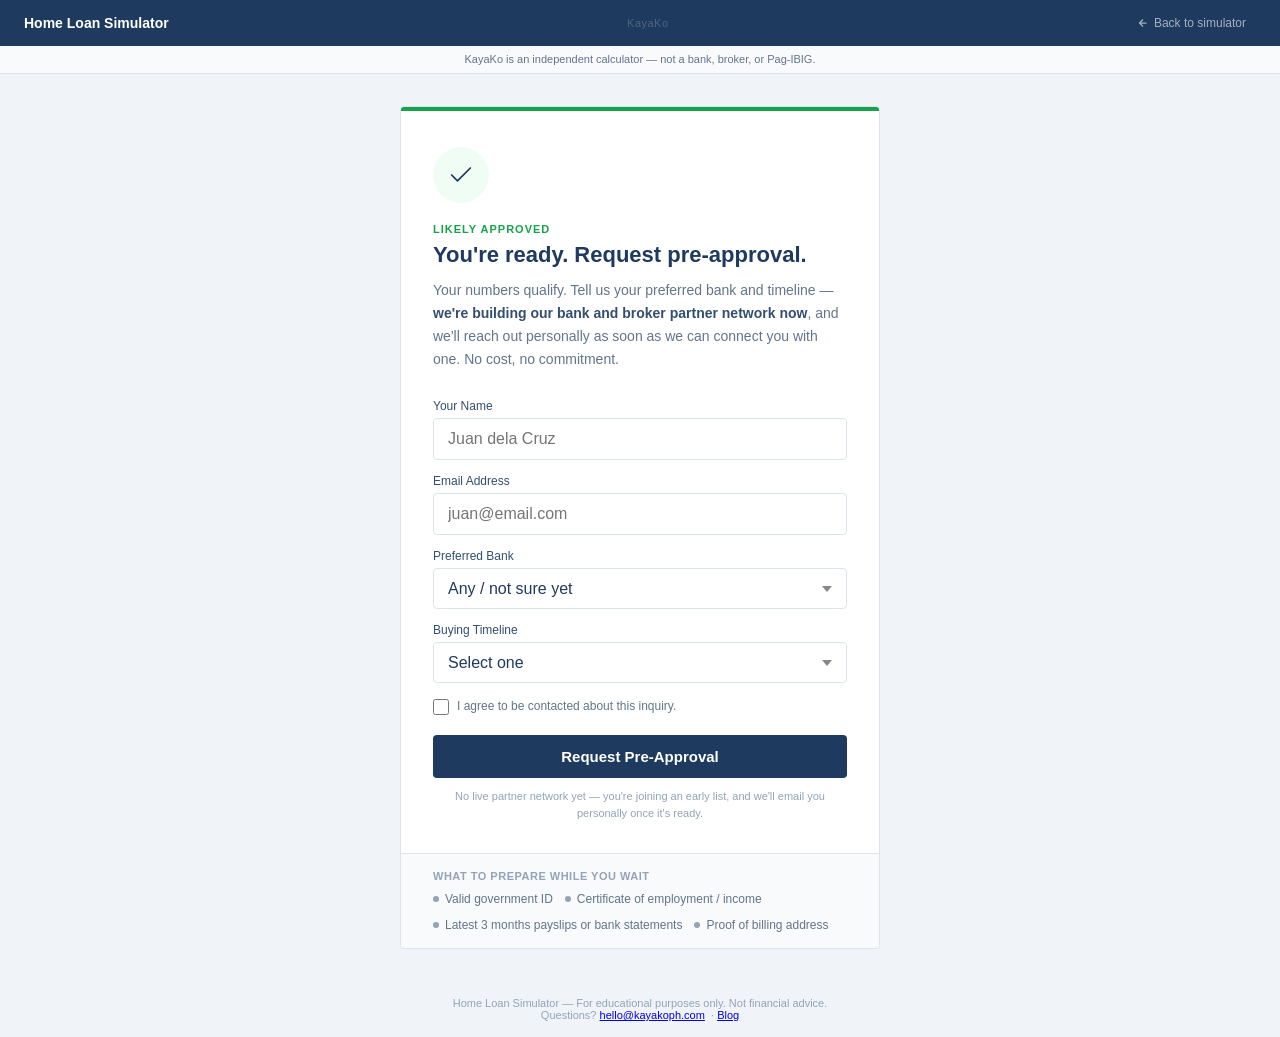
<file: ph-waitlist.html>
<!DOCTYPE html>
<html lang="en">
<head>
<meta charset="UTF-8">
<meta name="viewport" content="width=device-width, initial-scale=1.0, maximum-scale=1.0">
<title>Join the Waitlist — KayaKo Home Loan Simulator Philippines</title>
<meta name="description" content="Join the KayaKo waitlist. Be first to know as we build broker matching, bank pre-qualification, and OFW-specific home loan guidance in the Philippines.">
<meta name="robots" content="noindex, nofollow">
<meta property="og:type" content="website">
<meta property="og:url" content="https://kayakoph.com/ph-waitlist.html">
<meta property="og:title" content="Join the Waitlist — KayaKo">
<meta property="og:description" content="Be first in line as we build broker matching and bank pre-qualification for Philippine home loans.">
<meta property="og:site_name" content="KayaKo">
<!-- Favicon -->
<link rel="icon" href="favicon.svg" type="image/svg+xml">
<link rel="icon" href="favicon.png" sizes="180x180" type="image/png">
<link rel="apple-touch-icon" href="favicon.png">
<!-- Google Analytics -->
<script async src="https://www.googletagmanager.com/gtag/js?id=G-HPH7ELYNKG"></script>
<script>
  window.dataLayer = window.dataLayer || [];
  function gtag(){dataLayer.push(arguments);}
  gtag('js', new Date());
  // cookie_domain pinned to the exact hostname — see index.html for why.
  gtag('config', 'G-HPH7ELYNKG', { cookie_domain: location.hostname });
</script>
<style>
*, *::before, *::after { box-sizing: border-box; margin: 0; padding: 0; }

:root {
  --ink:       #1e3a5f;
  --ink-2:     #334e6e;
  --ink-3:     #64748b;
  --ink-4:     #94a3b8;
  --line:      #dde3ea;
  --surface:   #ffffff;
  --bg:        #f0f4f8;
  --bg-2:      #f8fafc;
  --navy-pale: #e8f0fe;
  --green:     #16a34a;
  --green-pale:#f0fdf4;
  --amber:     #d97706;
  --amber-pale:#fffbeb;
  --red:       #dc2626;
  --red-pale:  #fef2f2;
  --radius: 4px;
}

body {
  font-family: -apple-system, BlinkMacSystemFont, 'Segoe UI', sans-serif;
  font-size: 14px;
  color: var(--ink);
  background: var(--bg);
  min-height: 100vh;
  display: flex;
  flex-direction: column;
  -webkit-font-smoothing: antialiased;
}

/* ── HEADER ── */
.header {
  background: var(--ink);
  padding: 12px 24px;
  display: flex;
  align-items: center;
  justify-content: space-between;
  flex-shrink: 0;
}
.header-brand  { color: #fff; font-weight: 600; font-size: 14px; }
.header-kayako { color: rgba(255,255,255,0.22); font-size: 11px; letter-spacing: 0.5px; }
.trust-strip {
  background: var(--bg-2);
  border-bottom: 1px solid var(--line);
  padding: 6px 24px;
  text-align: center;
  font-size: 11px;
  color: var(--ink-3);
  line-height: 1.4;
}
.header-back {
  color: rgba(255,255,255,0.6);
  font-size: 12px;
  cursor: pointer;
  background: none;
  border: none;
  padding: 4px 10px;
  border-radius: var(--radius);
  transition: color 0.12s;
  display: flex;
  align-items: center;
  gap: 5px;
}
.header-back:hover { color: #fff; }

/* ── MAIN ── */
.main {
  flex: 1;
  display: flex;
  align-items: center;
  justify-content: center;
  padding: 32px 16px;
}

.card {
  background: var(--surface);
  border: 1px solid var(--line);
  border-radius: var(--radius);
  width: 100%;
  max-width: 480px;
  overflow: hidden;
}

/* Top accent bar — colored by path */
.card-accent {
  height: 4px;
  background: var(--ink);
}
.card-accent.approved { background: var(--green); }
.card-accent.marginal { background: var(--amber); }
.card-accent.declined { background: var(--ink-4); }

.card-body { padding: 36px 32px 32px; }

/* Icon */
.card-icon {
  width: 56px;
  height: 56px;
  border-radius: 50%;
  display: flex;
  align-items: center;
  justify-content: center;
  margin-bottom: 20px;
}
.card-icon.approved { background: var(--green-pale); }
.card-icon.marginal { background: var(--amber-pale); }
.card-icon.declined { background: var(--bg-2); }

/* Headline */
.card-label {
  font-size: 11px;
  font-weight: 700;
  text-transform: uppercase;
  letter-spacing: 1px;
  margin-bottom: 6px;
}
.card-label.approved { color: var(--green); }
.card-label.marginal { color: var(--amber); }
.card-label.declined { color: var(--ink-4); }

.card-title {
  font-size: 22px;
  font-weight: 700;
  color: var(--ink);
  line-height: 1.25;
  margin-bottom: 10px;
}

.card-desc {
  font-size: 14px;
  color: var(--ink-3);
  line-height: 1.65;
  margin-bottom: 28px;
}
.card-desc strong { color: var(--ink-2); font-weight: 600; }

/* Form */
.form-field { margin-bottom: 14px; }
.form-field label {
  display: block;
  font-size: 12px;
  font-weight: 500;
  color: var(--ink-2);
  margin-bottom: 5px;
}
.form-field input,
.form-field select {
  width: 100%;
  padding: 11px 14px;
  border: 1px solid var(--line);
  border-radius: var(--radius);
  font-size: 16px; /* prevents iOS auto-zoom */
  color: var(--ink);
  background: var(--surface);
  outline: none;
  transition: border-color 0.12s, box-shadow 0.12s;
}
.form-field select {
  appearance: none;
  background-image: url("data:image/svg+xml,%3Csvg xmlns='http://www.w3.org/2000/svg' width='10' height='6'%3E%3Cpath d='M0 0l5 6 5-6z' fill='%23888'/%3E%3C/svg%3E");
  background-repeat: no-repeat;
  background-position: right 14px center;
  padding-right: 32px;
  cursor: pointer;
}
.form-field input:focus,
.form-field select:focus {
  border-color: var(--ink);
  box-shadow: 0 0 0 3px rgba(30,58,95,0.08);
}
.form-field input.error,
.form-field select.error { border-color: var(--red); }
.form-field[hidden] { display: none; }
.field-error {
  font-size: 12px;
  color: var(--red);
  margin-top: 4px;
  display: none;
}
.field-error.visible { display: block; }

/* Consent checkbox row */
.consent-row {
  display: flex;
  align-items: flex-start;
  gap: 8px;
  margin-bottom: 14px;
}
.consent-row[hidden] { display: none; }
.consent-row input[type="checkbox"] {
  width: 16px;
  height: 16px;
  margin-top: 2px;
  flex-shrink: 0;
  accent-color: var(--ink);
  cursor: pointer;
}
.consent-row label {
  font-size: 12px;
  color: var(--ink-3);
  line-height: 1.5;
  cursor: pointer;
}
.consent-row .field-error { margin-top: 2px; }

.submit-btn {
  width: 100%;
  padding: 13px;
  border: none;
  border-radius: var(--radius);
  background: var(--ink);
  color: #fff;
  font-size: 15px;
  font-weight: 700;
  cursor: pointer;
  transition: background 0.12s;
  margin-top: 6px;
  position: relative;
}
.submit-btn:hover:not(:disabled) { background: #163050; }
.submit-btn:disabled { opacity: 0.6; cursor: not-allowed; }

.submit-note {
  font-size: 11px;
  color: var(--ink-4);
  text-align: center;
  margin-top: 10px;
  line-height: 1.5;
}

/* ── SUCCESS STATE ── */
.success-state {
  display: none;
  text-align: center;
  padding: 36px 32px 32px;
}
.success-state.visible { display: block; }
.card-body.hidden { display: none; }

.success-icon {
  width: 64px;
  height: 64px;
  border-radius: 50%;
  background: var(--green-pale);
  display: flex;
  align-items: center;
  justify-content: center;
  margin: 0 auto 20px;
}
.success-title {
  font-size: 20px;
  font-weight: 700;
  color: var(--ink);
  margin-bottom: 8px;
}
.success-desc {
  font-size: 14px;
  color: var(--ink-3);
  line-height: 1.65;
  margin-bottom: 24px;
}
.back-btn {
  display: inline-block;
  padding: 10px 24px;
  border: 1px solid var(--line);
  border-radius: var(--radius);
  background: var(--surface);
  color: var(--ink-2);
  font-size: 13px;
  font-weight: 500;
  cursor: pointer;
  transition: border-color 0.12s;
  text-decoration: none;
}
.back-btn:hover { border-color: var(--ink); color: var(--ink); }

/* ── ERROR BANNER ── */
.error-banner {
  background: var(--red-pale);
  border: 1px solid #fecaca;
  border-radius: var(--radius);
  padding: 10px 14px;
  font-size: 13px;
  color: var(--red);
  margin-bottom: 14px;
  display: none;
}
.error-banner.visible { display: block; }

/* ── FOOTER ── */
.footer {
  text-align: center;
  font-size: 11px;
  color: var(--ink-4);
  padding: 16px;
  flex-shrink: 0;
}

/* ── SPINNER ── */
.spinner {
  display: inline-block;
  width: 16px;
  height: 16px;
  border: 2px solid rgba(255,255,255,0.4);
  border-top-color: #fff;
  border-radius: 50%;
  animation: spin 0.7s linear infinite;
  vertical-align: middle;
  margin-right: 6px;
}
@keyframes spin { to { transform: rotate(360deg); } }

/* ── WHAT WE'RE BUILDING ── */
.building-strip {
  background: var(--bg-2);
  border-top: 1px solid var(--line);
  padding: 16px 32px;
}
.building-label {
  font-size: 11px;
  font-weight: 600;
  text-transform: uppercase;
  letter-spacing: 0.5px;
  color: var(--ink-4);
  margin-bottom: 10px;
}
.building-items {
  display: flex;
  gap: 12px;
  flex-wrap: wrap;
}
.building-item {
  display: flex;
  align-items: center;
  gap: 6px;
  font-size: 12px;
  color: var(--ink-3);
}
.building-dot {
  width: 6px;
  height: 6px;
  border-radius: 50%;
  background: var(--ink-4);
  flex-shrink: 0;
}

@media (max-width: 520px) {
  .card-body { padding: 24px 20px 20px; }
  .building-strip { padding: 14px 20px; }
  .card-title { font-size: 20px; }
}
</style>
</head>
<body>

<div class="header">
  <div>
    <div class="header-brand">Home Loan Simulator</div>
  </div>
  <div class="header-kayako">KayaKo</div>
  <button class="header-back" onclick="goBack()">
    <svg width="12" height="12" viewBox="0 0 24 24" fill="none" stroke="currentColor" stroke-width="2.5"><path d="M19 12H5M12 5l-7 7 7 7"/></svg>
    Back to simulator
  </button>
</div>

<div class="trust-strip">KayaKo is an independent calculator — not a bank, broker, or Pag-IBIG.</div>

<div class="main">
  <div class="card">
    <div class="card-accent" id="card-accent"></div>

    <!-- FORM STATE -->
    <div class="card-body" id="card-body">
      <div class="card-icon" id="card-icon">
        <svg id="card-icon-svg" width="28" height="28" viewBox="0 0 24 24" fill="none" stroke="currentColor" stroke-width="1.5"></svg>
      </div>
      <div class="card-label" id="card-label"></div>
      <div class="card-title" id="card-title"></div>
      <div class="card-desc" id="card-desc"></div>

      <div class="error-banner" id="error-banner">
        Something went wrong. Please try again or email us directly.
      </div>

      <form id="waitlist-form" onsubmit="handleSubmit(event)">
        <!-- Hidden context fields — not visible in URL -->
        <input type="hidden" id="f-path"     name="path">
        <input type="hidden" id="f-property" name="property_price">
        <input type="hidden" id="f-income"   name="monthly_income">
        <input type="hidden" id="f-dsr"      name="net_dsr">
        <input type="hidden" id="f-loantype" name="loan_type">

        <div class="form-field">
          <label for="f-name">Your Name</label>
          <input type="text" id="f-name" name="name" placeholder="Juan dela Cruz" autocomplete="name">
          <div class="field-error" id="err-name">Please enter your name</div>
        </div>

        <div class="form-field">
          <label for="f-email">Email Address</label>
          <input type="email" id="f-email" name="email" placeholder="juan@email.com" autocomplete="email">
          <div class="field-error" id="err-email">Please enter a valid email</div>
        </div>

        <!-- Approved path only — preferred bank -->
        <div class="form-field" id="field-bank" data-path="approved" hidden>
          <label for="f-bank">Preferred Bank</label>
          <select id="f-bank" name="preferred_bank">
            <option value="">Any / not sure yet</option>
            <option value="bdo">BDO</option>
            <option value="bpi">BPI</option>
            <option value="metrobank">Metrobank</option>
            <option value="pagibig">Pag-IBIG Fund</option>
            <option value="other">Other</option>
          </select>
        </div>

        <!-- Marginal path only — what's blocking them -->
        <div class="form-field" id="field-blocker" data-path="marginal" hidden>
          <label for="f-blocker">What's mainly holding you back?</label>
          <select id="f-blocker" name="blocker">
            <option value="">Select one</option>
            <option value="savings">Savings gap for down payment</option>
            <option value="income">Income too low for the loan amount</option>
            <option value="existing_loans">Existing loans / debt</option>
            <option value="rate">Interest rate concern</option>
            <option value="exploring">Just exploring for now</option>
          </select>
          <div class="field-error" id="err-blocker">Please select an option</div>
        </div>

        <!-- Approved + marginal — buying timeline -->
        <div class="form-field" id="field-timeline" data-path="approved,marginal" hidden>
          <label for="f-timeline">Buying Timeline</label>
          <select id="f-timeline" name="buying_timeline">
            <option value="">Select one</option>
            <option value="1-3mo">1–3 months</option>
            <option value="3-6mo">3–6 months</option>
            <option value="6-12mo">6–12 months</option>
            <option value="exploring">Just exploring</option>
          </select>
        </div>

        <!-- Declined path only — optional target date, feeds re-engagement cadence -->
        <div class="form-field" id="field-targetdate" data-path="declined" hidden>
          <label for="f-targetdate">When are you hoping to buy? <span style="font-weight:400;color:var(--ink-4)">(optional)</span></label>
          <select id="f-targetdate" name="target_date">
            <option value="">Not sure yet</option>
            <option value="3mo">In about 3 months</option>
            <option value="6mo">In about 6 months</option>
            <option value="12mo">In about a year</option>
            <option value="12mo+">More than a year</option>
          </select>
        </div>

        <!-- Approved + marginal — consent -->
        <div class="consent-row" id="field-consent" data-path="approved,marginal" hidden>
          <input type="checkbox" id="f-consent" name="consent">
          <div>
            <label for="f-consent" id="consent-label">I agree to be contacted about this inquiry.</label>
            <div class="field-error" id="err-consent">Please confirm consent to be contacted</div>
          </div>
        </div>

        <button type="submit" class="submit-btn" id="submit-btn">
          Join the Waitlist
        </button>
        <div class="submit-note" id="submit-note">No spam. No commitments. Just a heads-up when we're ready.</div>
      </form>
    </div>

    <!-- SUCCESS STATE -->
    <div class="success-state" id="success-state">
      <div class="success-icon">
        <svg width="28" height="28" viewBox="0 0 24 24" fill="none" stroke="#16a34a" stroke-width="2.5">
          <path d="M20 6L9 17l-5-5" stroke-linecap="round" stroke-linejoin="round"/>
        </svg>
      </div>
      <div class="success-title" id="success-title">You're on the list.</div>
      <div class="success-desc" id="success-desc"></div>
      <a class="back-btn" href="index.html">Run another scenario</a>
    </div>

    <!-- NEXT STEPS / WHAT WE'RE BUILDING -->
    <div class="building-strip" id="building-strip">
      <div class="building-label" id="building-label">What we're building</div>
      <div class="building-items" id="building-items">
        <div class="building-item"><span class="building-dot"></span>Verified broker matching</div>
        <div class="building-item"><span class="building-dot"></span>Bank pre-qualification</div>
        <div class="building-item"><span class="building-dot"></span>Property search tools</div>
        <div class="building-item"><span class="building-dot"></span>OFW-specific guidance</div>
      </div>
    </div>

  </div>
</div>

<div class="footer">
  Home Loan Simulator &mdash; For educational purposes only. Not financial advice.
  <br>Questions? <a href="mailto:hello@kayakoph.com">hello@kayakoph.com</a>
  &nbsp;&middot;&nbsp;<a href="blog/index.html">Blog</a>
</div>

<script>
// ─── GOOGLE APPS SCRIPT ENDPOINT ──────────────────────────────────────────────
// Deploy your Apps Script as a web app and paste the URL here.
// See setup instructions in the comment block at the bottom of this file.
const APPS_SCRIPT_URL = 'https://script.google.com/macros/s/AKfycbwglSFs6nJjsCGULv9m_LWWZYSpt2X8ADh6XHz7qJmHFQsA-uej5pl2cC8Fd0pZAho/exec';

// ─── DECODE URL PAYLOAD ───────────────────────────────────────────────────────
// Encoded as base64 JSON under param 'd' — not human-readable in the URL bar
let path          = 'approved';
let propertyPrice = '';
let monthlyIncome = '';
let netDSR        = '';
let loanType      = '';
let verdict       = '';

try {
  const raw = new URLSearchParams(window.location.search).get('d');
  if (raw) {
    const decoded = JSON.parse(atob(raw));
    path          = decoded.p || 'approved';
    propertyPrice = decoded.v ? decoded.v.toString() : '';
    monthlyIncome = decoded.i ? decoded.i.toString() : '';
    netDSR        = decoded.r ? decoded.r.toString() : '';
    loanType      = decoded.lt || '';
    // verdict not passed — keeps URL clean, we derive messaging from path
  }
} catch (e) {
  // malformed payload — default to approved path silently
}

// ─── CONTENT BY PATH ──────────────────────────────────────────────────────────
const content = {
  approved: {
    label:      'Likely Approved',
    title:      "You're ready. Request pre-approval.",
    desc:       "Your numbers qualify. Tell us your preferred bank and timeline — <strong>we're building our bank and broker partner network now</strong>, and we'll reach out personally as soon as we can connect you with one. No cost, no commitment.",
    icon:       '<path d="M20 6L9 17l-5-5" stroke-linecap="round" stroke-linejoin="round"/>',
    btnLabel:   'Request Pre-Approval',
    note:       'No live partner network yet — you\'re joining an early list, and we\'ll email you personally once it\'s ready.',
    success:    "We'll reach out to get your pre-approval started.",
    successTitle: "Your request is in.",
    gaEvent:    'preapproval_request',
    stepsLabel: 'What to prepare while you wait',
    steps: [
      'Valid government ID',
      'Certificate of employment / income',
      'Latest 3 months payslips or bank statements',
      'Proof of billing address',
    ],
  },
  marginal: {
    label:      'Almost there',
    title:      "You're closer than you think. Talk to a broker.",
    desc:       "The numbers are borderline but workable. Tell us what's holding you back — <strong>we're building our broker network now</strong>, and a broker can help structure the right loan to get you qualified once we connect you.",
    icon:       '<circle cx="12" cy="12" r="10"/><path d="M12 8v4m0 4h.01" stroke-linecap="round"/>',
    btnLabel:   'Talk to a Broker',
    note:       'No live broker network yet — you\'re joining an early list, and we\'ll email you personally once it\'s ready.',
    success:    "We'll reach out personally as soon as we can connect you with a broker.",
    successTitle: "Your request is in.",
    gaEvent:    'broker_request',
    stepsLabel: 'Tips while you wait',
    steps: [
      'Gather proof of all income sources, including side income',
      'List existing loans and monthly payments',
      'Think about how much extra down payment you could add',
      'Have your last 6 months of bank statements ready',
    ],
  },
  declined: {
    label:      'Not yet',
    title:      "The numbers change. Come back ready.",
    desc:       "Right now the loan doesn't work — but that's a current snapshot, not a verdict on your future. <strong>We're building a platform</strong> to guide Filipinos step by step toward homeownership. Join the list and we'll be here when your situation has improved.",
    icon:       '<path d="M12 22C6.477 22 2 17.523 2 12S6.477 2 12 2s10 4.477 10 10-4.477 10-10 10zm0-7v2m0-10v6" stroke-linecap="round"/>',
    btnLabel:   'Join the Waitlist',
    note:       "No spam. No commitments. Just a heads-up when we're ready.",
    success:    "You're on the list. Run the simulator again anytime your numbers change — it's always free.",
    successTitle: "You're on the list.",
    gaEvent:    'waitlist_signup',
    stepsLabel: "What we're building",
    steps: [
      'Verified broker matching',
      'Bank pre-qualification',
      'Property search tools',
      'OFW-specific guidance',
    ],
  },
};

const c = content[path] || content.approved;
const bankDefault = { pagibig: 'pagibig' }[loanType] || '';

// ─── RENDER ───────────────────────────────────────────────────────────────────
document.title = c.btnLabel + ' — KayaKo';
document.getElementById('card-accent').className = 'card-accent ' + path;
document.getElementById('card-icon').className   = 'card-icon ' + path;
document.getElementById('card-icon-svg').innerHTML = c.icon;
document.getElementById('card-label').className  = 'card-label ' + path;
document.getElementById('card-label').textContent = c.label;
document.getElementById('card-title').textContent = c.title;
document.getElementById('card-desc').innerHTML    = c.desc;
document.getElementById('submit-btn').textContent = c.btnLabel;
document.getElementById('submit-note').textContent = c.note;

// Show/hide fields that are specific to this path.
// field-bank and field-targetdate are always optional — everything else
// shown for the active path is required.
const OPTIONAL_FIELDS = ['field-bank', 'field-targetdate'];
document.querySelectorAll('[data-path]').forEach(el => {
  const paths = el.dataset.path.split(',');
  const show = paths.includes(path);
  el.hidden = !show;
  const requiredInput = el.querySelector('select, input[type="checkbox"]');
  if (requiredInput && !OPTIONAL_FIELDS.includes(el.id)) requiredInput.required = show;
});

if (bankDefault) document.getElementById('f-bank').value = bankDefault;

// Next-steps strip (replaces generic "what we're building" for approved/marginal)
document.getElementById('building-label').textContent = c.stepsLabel;
document.getElementById('building-items').innerHTML = c.steps
  .map(s => `<div class="building-item"><span class="building-dot"></span>${s}</div>`)
  .join('');

// Pre-fill hidden context fields
document.getElementById('f-path').value     = path;
document.getElementById('f-property').value = propertyPrice;
document.getElementById('f-income').value   = monthlyIncome;
document.getElementById('f-dsr').value      = netDSR;
document.getElementById('f-loantype').value = loanType;

// ─── FORM SUBMIT ──────────────────────────────────────────────────────────────
async function handleSubmit(e) {
  e.preventDefault();

  const name  = document.getElementById('f-name').value.trim();
  const email = document.getElementById('f-email').value.trim();
  let valid = true;

  // Validate
  if (!name) {
    document.getElementById('err-name').classList.add('visible');
    document.getElementById('f-name').classList.add('error');
    valid = false;
  } else {
    document.getElementById('err-name').classList.remove('visible');
    document.getElementById('f-name').classList.remove('error');
  }

  const emailRe = /^[^\s@]+@[^\s@]+\.[^\s@]+$/;
  if (!email || !emailRe.test(email)) {
    document.getElementById('err-email').classList.add('visible');
    document.getElementById('f-email').classList.add('error');
    valid = false;
  } else {
    document.getElementById('err-email').classList.remove('visible');
    document.getElementById('f-email').classList.remove('error');
  }

  // Marginal path — "what's holding you back" is required
  const blockerEl = document.getElementById('f-blocker');
  const blocker = blockerEl.value;
  if (path === 'marginal' && !blocker) {
    document.getElementById('err-blocker').classList.add('visible');
    blockerEl.classList.add('error');
    valid = false;
  } else {
    document.getElementById('err-blocker').classList.remove('visible');
    blockerEl.classList.remove('error');
  }

  // Approved + marginal — consent required
  const consentEl = document.getElementById('f-consent');
  if ((path === 'approved' || path === 'marginal') && !consentEl.checked) {
    document.getElementById('err-consent').classList.add('visible');
    valid = false;
  } else {
    document.getElementById('err-consent').classList.remove('visible');
  }

  if (!valid) return;

  // Loading state
  const btn = document.getElementById('submit-btn');
  btn.disabled = true;
  btn.innerHTML = '<span class="spinner"></span>Sending...';
  document.getElementById('error-banner').classList.remove('visible');

  try {
    const payload = {
      name,
      email,
      path,
      property_price:  propertyPrice,
      monthly_income:  monthlyIncome,
      net_dsr:         netDSR,
      loan_type:       loanType,
      preferred_bank:  document.getElementById('f-bank').value,
      buying_timeline: document.getElementById('f-timeline').value,
      blocker,
      target_date:     document.getElementById('f-targetdate').value,
      consent:         consentEl.checked,
      timestamp:       new Date().toISOString(),
      source:          'ph-home-loan-simulator',
    };

    // Check if Apps Script URL is configured
    if (!APPS_SCRIPT_URL || APPS_SCRIPT_URL === 'YOUR_APPS_SCRIPT_URL_HERE') {
      // Dev mode — log to console and show success anyway
      console.log('Lead submission (no endpoint configured):', payload);
      showSuccess(name);
      return;
    }

    // Visible in DevTools console — lets us confirm exactly what's being sent if a
    // field ever shows up missing/wrong in the Sheet again.
    console.log('Lead submission — sending payload:', payload);

    // Form-encoded, not JSON (fixed 2026-09-14 — a text/plain JSON body was tried
    // first and did NOT fix it, confirmed via Network tab: the actual request was
    // a GET to script.googleusercontent.com/macros/echo, not a POST, meaning
    // something in the JSON-body request wasn't surviving Apps Script's internal
    // redirect). URLSearchParams as the fetch body is the standard, most reliable
    // way to POST to a GAS Web App — the doPost() side must be updated to match:
    // read e.parameter.<field> instead of JSON.parse(e.postData.contents). See the
    // updated Apps Script setup instructions below.
    const formBody = new URLSearchParams();
    Object.entries(payload).forEach(([key, val]) => formBody.append(key, String(val)));

    await fetch(APPS_SCRIPT_URL, {
      method: 'POST',
      mode:   'no-cors', // Apps Script requires no-cors
      body:   formBody,  // fetch sets Content-Type: application/x-www-form-urlencoded automatically
    });

    // no-cors means we can't read the response — assume success if no error thrown
    showSuccess(name);

  } catch (err) {
    console.error('Submission error:', err);
    btn.disabled = false;
    btn.innerHTML = c.btnLabel;
    document.getElementById('error-banner').classList.add('visible');
  }
}

function showSuccess(name) {
  document.getElementById('card-body').classList.add('hidden');
  // building-strip stays visible after success — for approved/marginal it's now
  // the "what to prepare / tips while you wait" checklist, most useful post-submit
  const successEl = document.getElementById('success-state');
  successEl.classList.add('visible');
  document.getElementById('success-title').textContent = c.successTitle;
  document.getElementById('success-desc').textContent = c.success;
  window.scrollTo({ top: 0, behavior: 'smooth' });

  // GA4 — distinct conversion event per path so each can be marked
  // as its own Key Event (preapproval_request / broker_request / waitlist_signup)
  if (typeof gtag !== 'undefined') {
    gtag('event', c.gaEvent, {
      event_category: 'lead',
      approval_path:  path,
      property_price: parseInt(propertyPrice) || 0,
      monthly_income: parseInt(monthlyIncome) || 0,
      net_dsr:        parseFloat(netDSR) || 0,
      loan_type:      loanType,
    });
  }
}

function goBack() {
  if (document.referrer && (document.referrer.includes('index') || document.referrer.includes('github.io'))) {
    history.back();
  } else {
    window.location.href = 'index.html';
  }
}

/*
──────────────────────────────────────────────────────────────────────────────
GOOGLE SHEETS SETUP

IMPORTANT — 2026-09-14: switched from a JSON body to form-encoded POST, because
a JSON body was confirmed (via browser DevTools Network tab) to sometimes not
survive Apps Script's internal redirect intact — the request that actually left
the browser showed up as a GET to script.googleusercontent.com/macros/echo
instead of a POST, even though the client-side payload was verified correct via
console.log. Form-encoded + e.parameter is the standard, most reliable way to
POST to a GAS Web App. If you already deployed an OLDER doPost() (either the
original 8-field version, or the JSON.parse(e.postData.contents) version from
earlier today), it MUST be replaced with the version below — e.parameter is a
different API than e.postData, not just a different column layout.

1. Sheet columns (in this order):
   Timestamp | Name | Email | Path | Property Price | Monthly Income | Loan Type
   | Net DSR | Preferred Bank | Buying Timeline | Blocker | Target Date | Consent | Source

2. Go to Extensions → Apps Script

3. Paste this code (replacing ALL existing code in the file, including any old
   doPost() — don't leave two doPost() functions in the same file):

function doPost(e) {
  const sheet = SpreadsheetApp.getActiveSpreadsheet().getActiveSheet();
  const data = e.parameter; // form-encoded fields — Apps Script parses these natively
  sheet.appendRow([
    data.timestamp,
    data.name,
    data.email,
    data.path,
    data.property_price,
    data.monthly_income,
    data.loan_type,
    data.net_dsr,
    data.preferred_bank,
    data.buying_timeline,
    data.blocker,
    data.target_date,
    data.consent,
    data.source,
  ]);
  return ContentService
    .createTextOutput(JSON.stringify({ status: 'ok' }))
    .setMimeType(ContentService.MimeType.JSON);
}

4. Click Deploy → Manage deployments → edit (pencil) → New version → Deploy
   (if this is a brand-new sheet instead: Deploy → New Deployment → Type: Web App
   → Execute as: Me → Who has access: Anyone → Deploy → copy the Web App URL)

5. Paste/confirm the URL in APPS_SCRIPT_URL at the top of this file.

6. To confirm it's actually working this time: submit a test, then in the Apps
   Script editor go to Executions (left sidebar) and open the most recent
   doPost execution — it shows the real e.parameter values the server received,
   which is the definitive way to check (don't rely on the Sheet alone; if a
   value is wrong, this tells you whether it's a server-parsing problem or a
   client-sending problem).

Every submission now lands in your Sheet with full lead-qualification context —
approved/marginal leads arrive with preferred bank or blocker + timeline already
attached, ready to hand to a bank partner or broker without a follow-up call
just to ask basic qualifying questions.
──────────────────────────────────────────────────────────────────────────────
*/
</script>
</body>
</html>
</file>
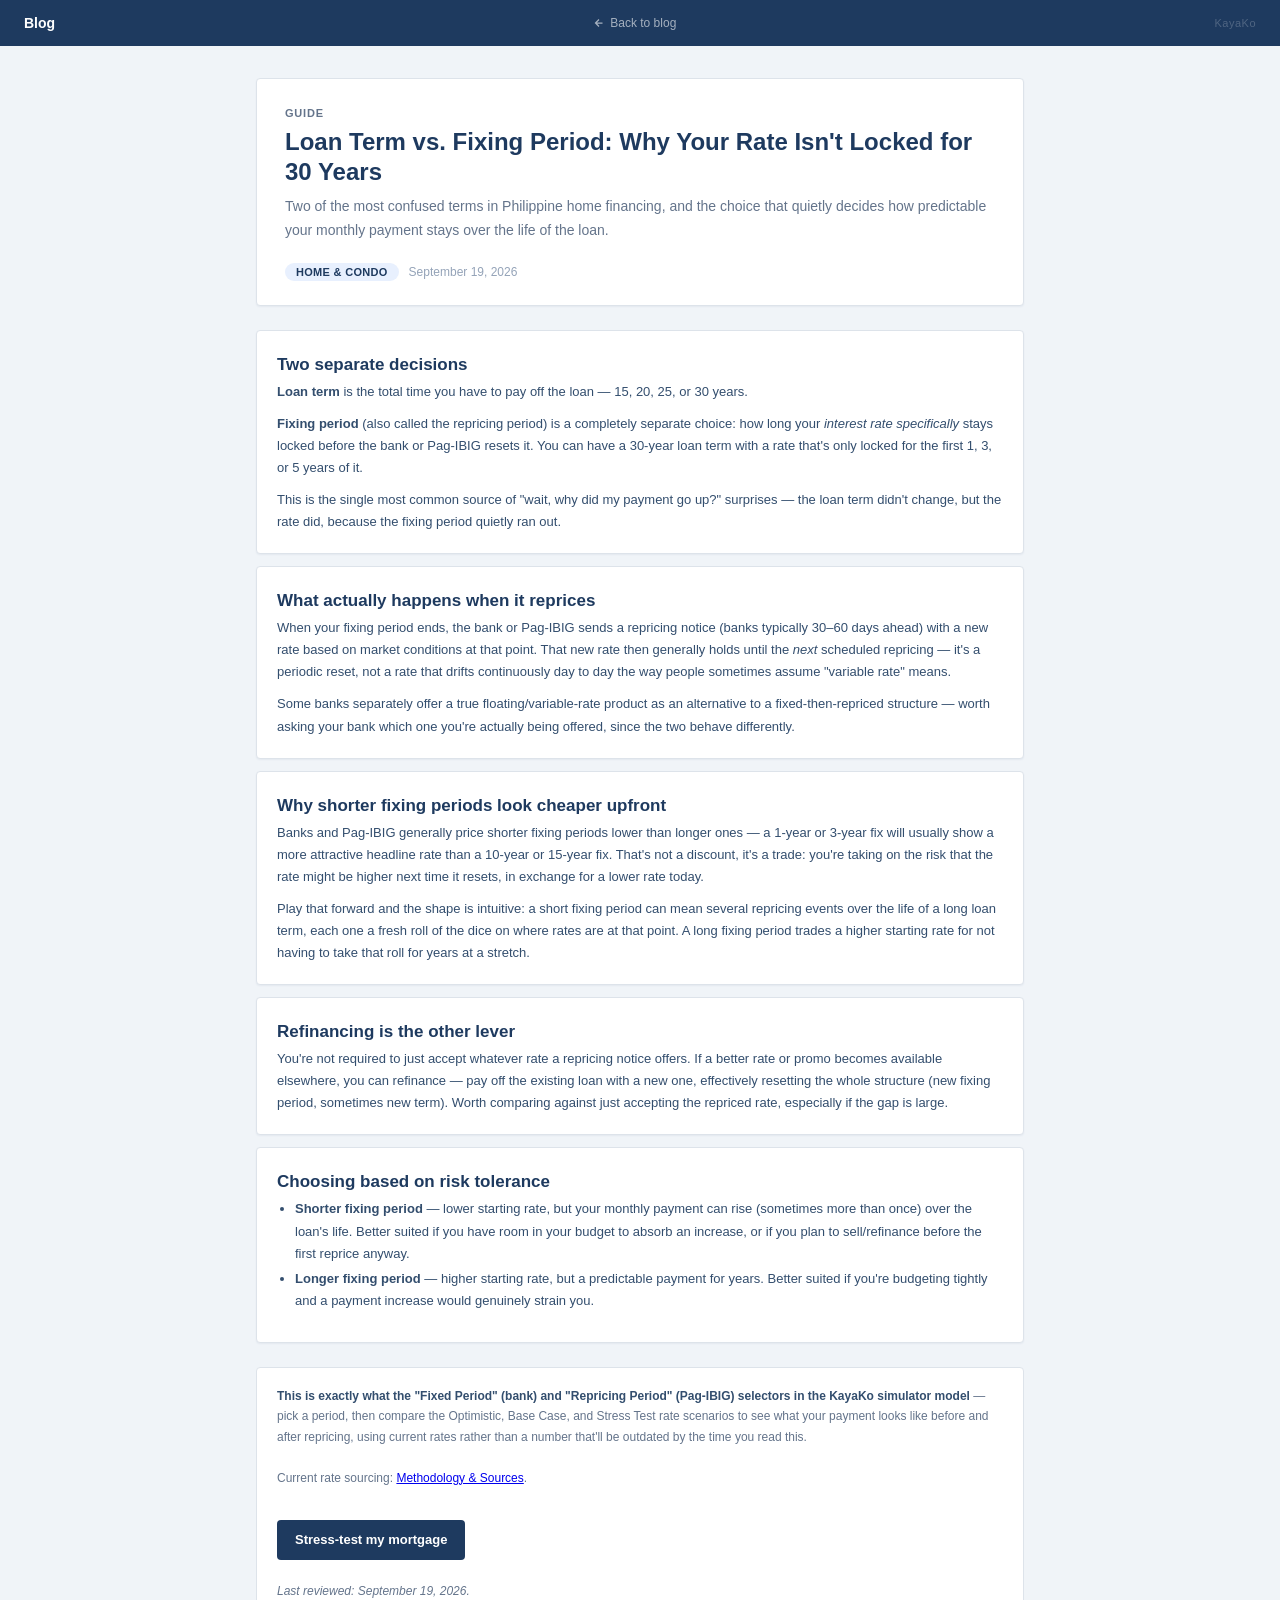
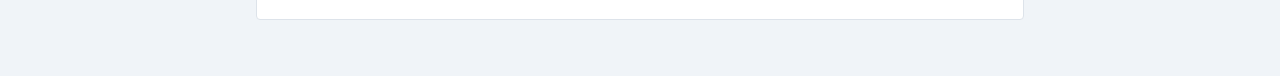
<file: blog/fixing-period-vs-loan-term.html>
<!DOCTYPE html>
<html lang="en">
<head>
<meta charset="UTF-8">
<meta name="viewport" content="width=device-width, initial-scale=1.0, maximum-scale=1.0">
<title>Loan Term vs. Fixing Period: Why Your Rate Isn't Locked for 30 Years — KayaKo Blog</title>
<meta name="description" content="Your loan term and your fixing (repricing) period are two separate decisions. Here's what actually happens to your rate once the fixing period ends, and how to choose one.">
<meta name="robots" content="index, follow">
<link rel="canonical" href="https://kayakoph.com/blog/fixing-period-vs-loan-term.html">
<meta property="og:type" content="article">
<meta property="og:url" content="https://kayakoph.com/blog/fixing-period-vs-loan-term.html">
<meta property="og:title" content="Loan Term vs. Fixing Period: Why Your Rate Isn't Locked for 30 Years">
<meta property="og:description" content="Your loan term and your fixing (repricing) period are two separate decisions. What actually happens to your rate once the fixing period ends.">
<meta property="og:site_name" content="KayaKo">
<meta name="twitter:card" content="summary">
<meta name="twitter:title" content="Loan Term vs. Fixing Period: Why Your Rate Isn't Locked for 30 Years">
<meta name="twitter:description" content="What actually happens to your rate once the fixing period ends, and how to choose one.">
<!-- Favicon -->
<link rel="icon" href="../favicon.svg" type="image/svg+xml">
<link rel="icon" href="../favicon.png" sizes="180x180" type="image/png">
<link rel="apple-touch-icon" href="../favicon.png">
<link rel="stylesheet" href="shared.css">
<!-- Structured Data — Article -->
<script type="application/ld+json">
{
  "@context": "https://schema.org",
  "@type": "Article",
  "headline": "Loan Term vs. Fixing Period: Why Your Rate Isn't Locked for 30 Years",
  "datePublished": "2026-09-19",
  "dateModified": "2026-09-19",
  "author": { "@type": "Organization", "name": "KayaKo" },
  "publisher": { "@type": "Organization", "name": "KayaKo" },
  "description": "Your loan term and your fixing (repricing) period are two separate decisions. What actually happens to your rate once the fixing period ends, and how to choose one.",
  "mainEntityOfPage": "https://kayakoph.com/blog/fixing-period-vs-loan-term.html"
}
</script>
<!-- Google Analytics -->
<script async src="https://www.googletagmanager.com/gtag/js?id=G-HPH7ELYNKG"></script>
<script>
  window.dataLayer = window.dataLayer || [];
  function gtag(){dataLayer.push(arguments);}
  gtag('js', new Date());
  // cookie_domain pinned to the exact hostname — see index.html for why.
  gtag('config', 'G-HPH7ELYNKG', { cookie_domain: location.hostname });
</script>
</head>
<body>

<div class="header">
  <div class="header-brand">Blog</div>
  <a class="header-back" href="index.html">
    <svg width="12" height="12" viewBox="0 0 24 24" fill="none" stroke="currentColor" stroke-width="2.5"><path d="M19 12H5M12 5l-7 7 7 7"/></svg>
    Back to blog
  </a>
  <div class="header-kayako">KayaKo</div>
</div>

<div class="page">

  <div class="hero">
    <div class="hero-label">Guide</div>
    <div class="hero-title">Loan Term vs. Fixing Period: Why Your Rate Isn't Locked for 30 Years</div>
    <div class="hero-desc">Two of the most confused terms in Philippine home financing, and the choice that quietly decides how predictable your monthly payment stays over the life of the loan.</div>
    <div class="hero-meta">
      <span class="category-badge">Home &amp; Condo</span>
      <span>September 19, 2026</span>
    </div>
  </div>

  <div class="section">
    <h2>Two separate decisions</h2>
    <p><strong>Loan term</strong> is the total time you have to pay off the loan — 15, 20, 25, or 30 years.</p>
    <p><strong>Fixing period</strong> (also called the repricing period) is a completely separate choice: how long your <em>interest rate specifically</em> stays locked before the bank or Pag-IBIG resets it. You can have a 30-year loan term with a rate that's only locked for the first 1, 3, or 5 years of it.</p>
    <p>This is the single most common source of "wait, why did my payment go up?" surprises — the loan term didn't change, but the rate did, because the fixing period quietly ran out.</p>
  </div>

  <div class="section">
    <h2>What actually happens when it reprices</h2>
    <p>When your fixing period ends, the bank or Pag-IBIG sends a repricing notice (banks typically 30–60 days ahead) with a new rate based on market conditions at that point. That new rate then generally holds until the <em>next</em> scheduled repricing — it's a periodic reset, not a rate that drifts continuously day to day the way people sometimes assume "variable rate" means.</p>
    <p>Some banks separately offer a true floating/variable-rate product as an alternative to a fixed-then-repriced structure — worth asking your bank which one you're actually being offered, since the two behave differently.</p>
  </div>

  <div class="section">
    <h2>Why shorter fixing periods look cheaper upfront</h2>
    <p>Banks and Pag-IBIG generally price shorter fixing periods lower than longer ones — a 1-year or 3-year fix will usually show a more attractive headline rate than a 10-year or 15-year fix. That's not a discount, it's a trade: you're taking on the risk that the rate might be higher next time it resets, in exchange for a lower rate today.</p>
    <p>Play that forward and the shape is intuitive: a short fixing period can mean several repricing events over the life of a long loan term, each one a fresh roll of the dice on where rates are at that point. A long fixing period trades a higher starting rate for not having to take that roll for years at a stretch.</p>
  </div>

  <div class="section">
    <h2>Refinancing is the other lever</h2>
    <p>You're not required to just accept whatever rate a repricing notice offers. If a better rate or promo becomes available elsewhere, you can refinance — pay off the existing loan with a new one, effectively resetting the whole structure (new fixing period, sometimes new term). Worth comparing against just accepting the repriced rate, especially if the gap is large.</p>
  </div>

  <div class="section">
    <h2>Choosing based on risk tolerance</h2>
    <ul>
      <li><strong>Shorter fixing period</strong> — lower starting rate, but your monthly payment can rise (sometimes more than once) over the loan's life. Better suited if you have room in your budget to absorb an increase, or if you plan to sell/refinance before the first reprice anyway.</li>
      <li><strong>Longer fixing period</strong> — higher starting rate, but a predictable payment for years. Better suited if you're budgeting tightly and a payment increase would genuinely strain you.</li>
    </ul>
  </div>

  <div class="footer-note">
    <strong>This is exactly what the "Fixed Period" (bank) and "Repricing Period" (Pag-IBIG) selectors in the KayaKo simulator model</strong> — pick a period, then compare the Optimistic, Base Case, and Stress Test rate scenarios to see what your payment looks like before and after repricing, using current rates rather than a number that'll be outdated by the time you read this.
    <br><br>
    Current rate sourcing: <a href="../ph-methodology.html">Methodology &amp; Sources</a>.
    <br><br>
    <a class="footer-cta" href="../index.html">Stress-test my mortgage</a>
    <br><br>
    <em>Last reviewed: September 19, 2026.</em>
  </div>

</div>

</body>
</html>
</file>
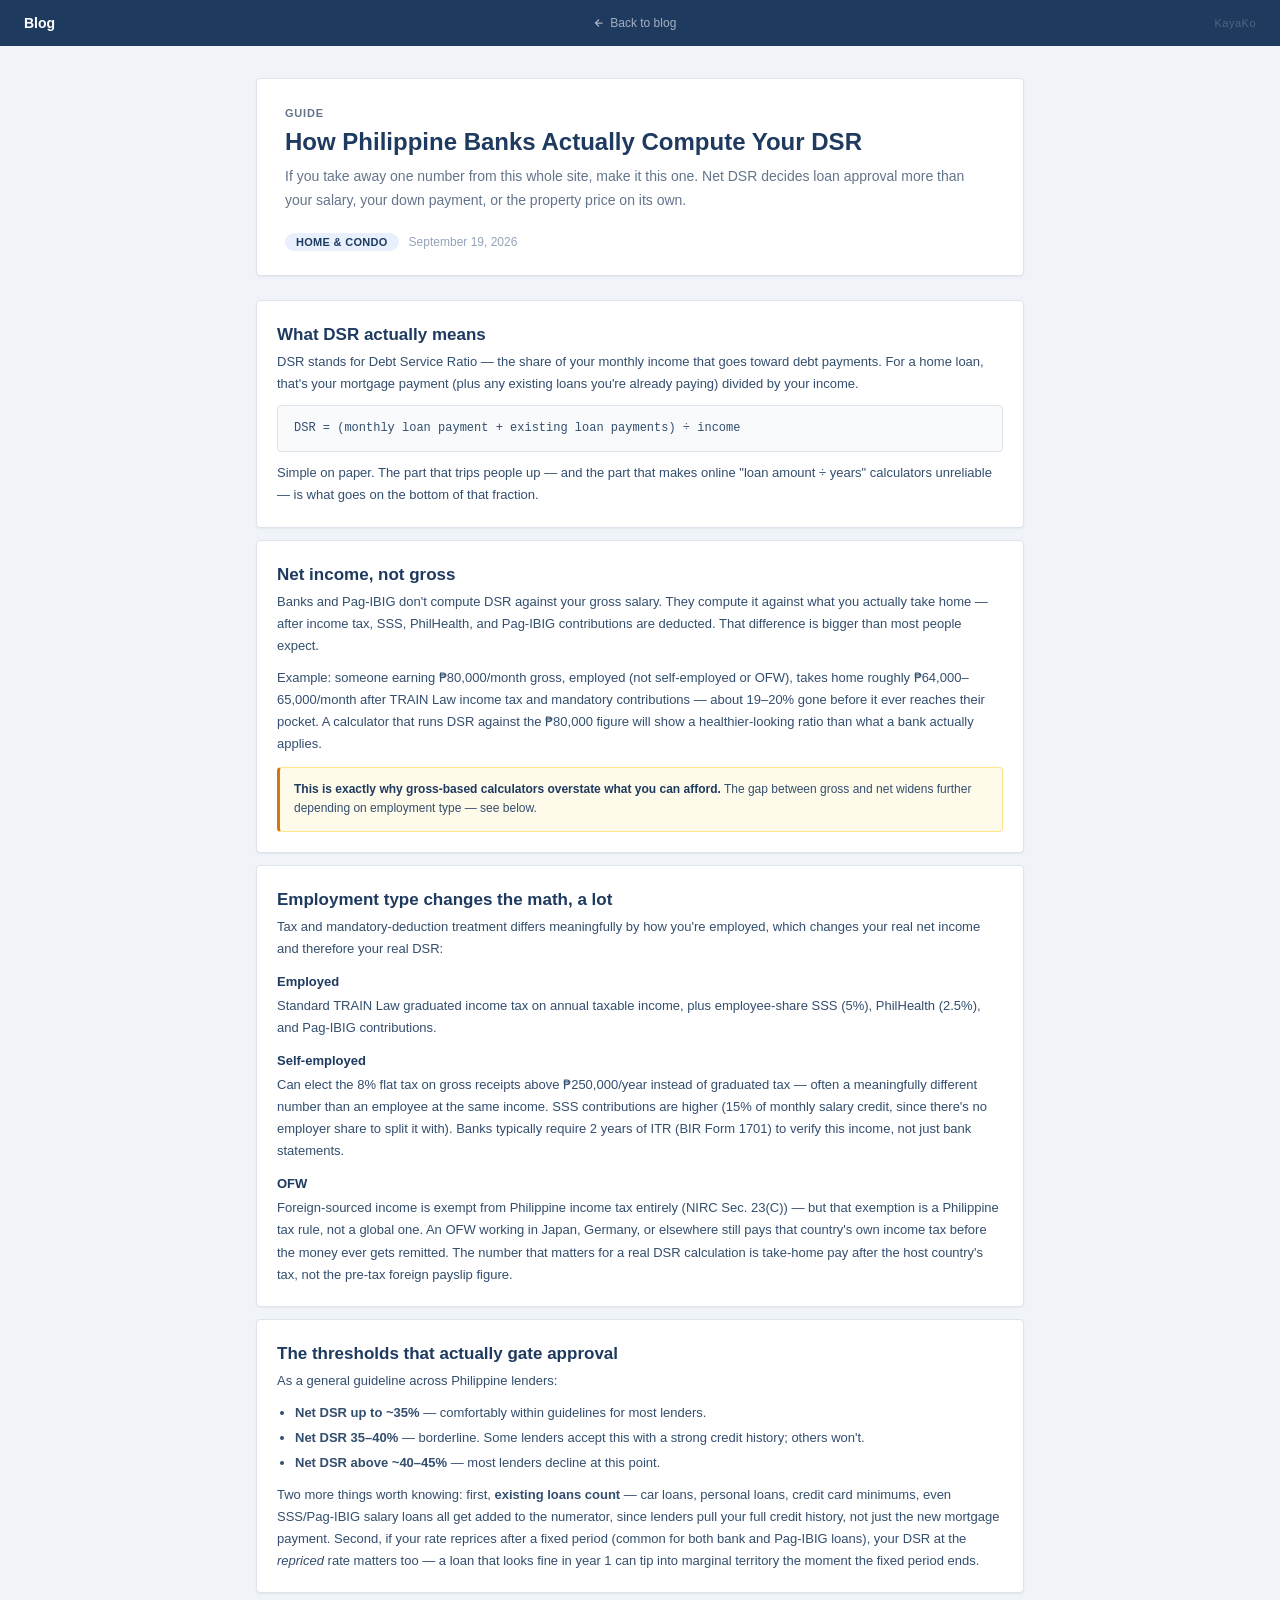
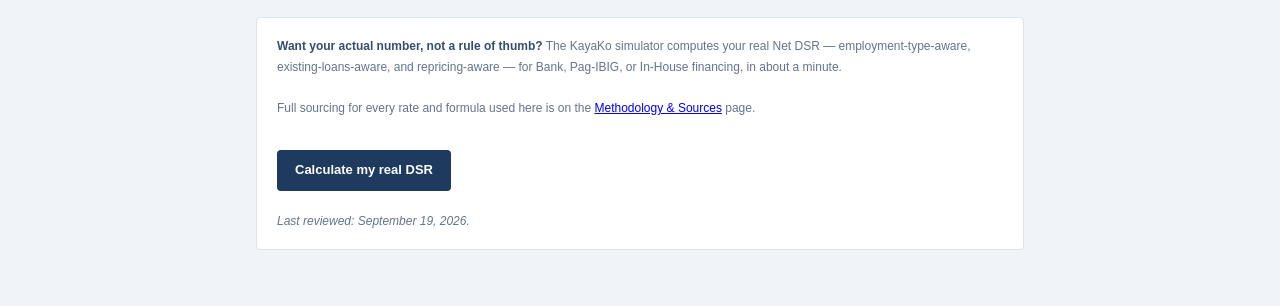
<file: blog/how-banks-compute-your-dsr.html>
<!DOCTYPE html>
<html lang="en">
<head>
<meta charset="UTF-8">
<meta name="viewport" content="width=device-width, initial-scale=1.0, maximum-scale=1.0">
<title>How Philippine Banks Actually Compute Your DSR — KayaKo Blog</title>
<meta name="description" content="Net DSR is the single number that decides home loan approval more than anything else. Here's what it actually is, why banks use net income not gross, and the 35%/40% thresholds that matter.">
<meta name="robots" content="index, follow">
<link rel="canonical" href="https://kayakoph.com/blog/how-banks-compute-your-dsr.html">
<meta property="og:type" content="article">
<meta property="og:url" content="https://kayakoph.com/blog/how-banks-compute-your-dsr.html">
<meta property="og:title" content="How Philippine Banks Actually Compute Your DSR">
<meta property="og:description" content="The single number that decides loan approval more than anything else — what Net DSR is, why net income not gross, and the 35%/40% thresholds that matter.">
<meta property="og:site_name" content="KayaKo">
<meta name="twitter:card" content="summary">
<meta name="twitter:title" content="How Philippine Banks Actually Compute Your DSR">
<meta name="twitter:description" content="What Net DSR actually is, why banks use net income not gross, and the 35%/40% thresholds that matter.">
<!-- Favicon -->
<link rel="icon" href="../favicon.svg" type="image/svg+xml">
<link rel="icon" href="../favicon.png" sizes="180x180" type="image/png">
<link rel="apple-touch-icon" href="../favicon.png">
<link rel="stylesheet" href="shared.css">
<!-- Structured Data — Article -->
<script type="application/ld+json">
{
  "@context": "https://schema.org",
  "@type": "Article",
  "headline": "How Philippine Banks Actually Compute Your DSR",
  "datePublished": "2026-09-19",
  "dateModified": "2026-09-19",
  "author": { "@type": "Organization", "name": "KayaKo" },
  "publisher": { "@type": "Organization", "name": "KayaKo" },
  "description": "What Net DSR actually is, why banks use net income not gross, and the 35%/40% thresholds that matter.",
  "mainEntityOfPage": "https://kayakoph.com/blog/how-banks-compute-your-dsr.html"
}
</script>
<!-- Google Analytics -->
<script async src="https://www.googletagmanager.com/gtag/js?id=G-HPH7ELYNKG"></script>
<script>
  window.dataLayer = window.dataLayer || [];
  function gtag(){dataLayer.push(arguments);}
  gtag('js', new Date());
  // cookie_domain pinned to the exact hostname — see index.html for why.
  gtag('config', 'G-HPH7ELYNKG', { cookie_domain: location.hostname });
</script>
</head>
<body>

<div class="header">
  <div class="header-brand">Blog</div>
  <a class="header-back" href="index.html">
    <svg width="12" height="12" viewBox="0 0 24 24" fill="none" stroke="currentColor" stroke-width="2.5"><path d="M19 12H5M12 5l-7 7 7 7"/></svg>
    Back to blog
  </a>
  <div class="header-kayako">KayaKo</div>
</div>

<div class="page">

  <div class="hero">
    <div class="hero-label">Guide</div>
    <div class="hero-title">How Philippine Banks Actually Compute Your DSR</div>
    <div class="hero-desc">If you take away one number from this whole site, make it this one. Net DSR decides loan approval more than your salary, your down payment, or the property price on its own.</div>
    <div class="hero-meta">
      <span class="category-badge">Home &amp; Condo</span>
      <span>September 19, 2026</span>
    </div>
  </div>

  <div class="section">
    <h2>What DSR actually means</h2>
    <p>DSR stands for Debt Service Ratio — the share of your monthly income that goes toward debt payments. For a home loan, that's your mortgage payment (plus any existing loans you're already paying) divided by your income.</p>
    <div class="formula-box">DSR = (monthly loan payment + existing loan payments) ÷ income</div>
    <p>Simple on paper. The part that trips people up — and the part that makes online "loan amount ÷ years" calculators unreliable — is what goes on the bottom of that fraction.</p>
  </div>

  <div class="section">
    <h2>Net income, not gross</h2>
    <p>Banks and Pag-IBIG don't compute DSR against your gross salary. They compute it against what you actually take home — after income tax, SSS, PhilHealth, and Pag-IBIG contributions are deducted. That difference is bigger than most people expect.</p>
    <p>Example: someone earning ₱80,000/month gross, employed (not self-employed or OFW), takes home roughly ₱64,000–65,000/month after TRAIN Law income tax and mandatory contributions — about 19–20% gone before it ever reaches their pocket. A calculator that runs DSR against the ₱80,000 figure will show a healthier-looking ratio than what a bank actually applies.</p>
    <div class="note-box"><strong>This is exactly why gross-based calculators overstate what you can afford.</strong> The gap between gross and net widens further depending on employment type — see below.</div>
  </div>

  <div class="section">
    <h2>Employment type changes the math, a lot</h2>
    <p>Tax and mandatory-deduction treatment differs meaningfully by how you're employed, which changes your real net income and therefore your real DSR:</p>
    <h4>Employed</h4>
    <p>Standard TRAIN Law graduated income tax on annual taxable income, plus employee-share SSS (5%), PhilHealth (2.5%), and Pag-IBIG contributions.</p>
    <h4>Self-employed</h4>
    <p>Can elect the 8% flat tax on gross receipts above ₱250,000/year instead of graduated tax — often a meaningfully different number than an employee at the same income. SSS contributions are higher (15% of monthly salary credit, since there's no employer share to split it with). Banks typically require 2 years of ITR (BIR Form 1701) to verify this income, not just bank statements.</p>
    <h4>OFW</h4>
    <p>Foreign-sourced income is exempt from Philippine income tax entirely (NIRC Sec. 23(C)) — but that exemption is a Philippine tax rule, not a global one. An OFW working in Japan, Germany, or elsewhere still pays that country's own income tax before the money ever gets remitted. The number that matters for a real DSR calculation is take-home pay after the host country's tax, not the pre-tax foreign payslip figure.</p>
  </div>

  <div class="section">
    <h2>The thresholds that actually gate approval</h2>
    <p>As a general guideline across Philippine lenders:</p>
    <ul>
      <li><strong>Net DSR up to ~35%</strong> — comfortably within guidelines for most lenders.</li>
      <li><strong>Net DSR 35–40%</strong> — borderline. Some lenders accept this with a strong credit history; others won't.</li>
      <li><strong>Net DSR above ~40–45%</strong> — most lenders decline at this point.</li>
    </ul>
    <p>Two more things worth knowing: first, <strong>existing loans count</strong> — car loans, personal loans, credit card minimums, even SSS/Pag-IBIG salary loans all get added to the numerator, since lenders pull your full credit history, not just the new mortgage payment. Second, if your rate reprices after a fixed period (common for both bank and Pag-IBIG loans), your DSR at the <em>repriced</em> rate matters too — a loan that looks fine in year 1 can tip into marginal territory the moment the fixed period ends.</p>
  </div>

  <div class="footer-note">
    <strong>Want your actual number, not a rule of thumb?</strong> The KayaKo simulator computes your real Net DSR — employment-type-aware, existing-loans-aware, and repricing-aware — for Bank, Pag-IBIG, or In-House financing, in about a minute.
    <br><br>
    Full sourcing for every rate and formula used here is on the <a href="../ph-methodology.html">Methodology &amp; Sources</a> page.
    <br><br>
    <a class="footer-cta" href="../index.html">Calculate my real DSR</a>
    <br><br>
    <em>Last reviewed: September 19, 2026.</em>
  </div>

</div>

</body>
</html>
</file>
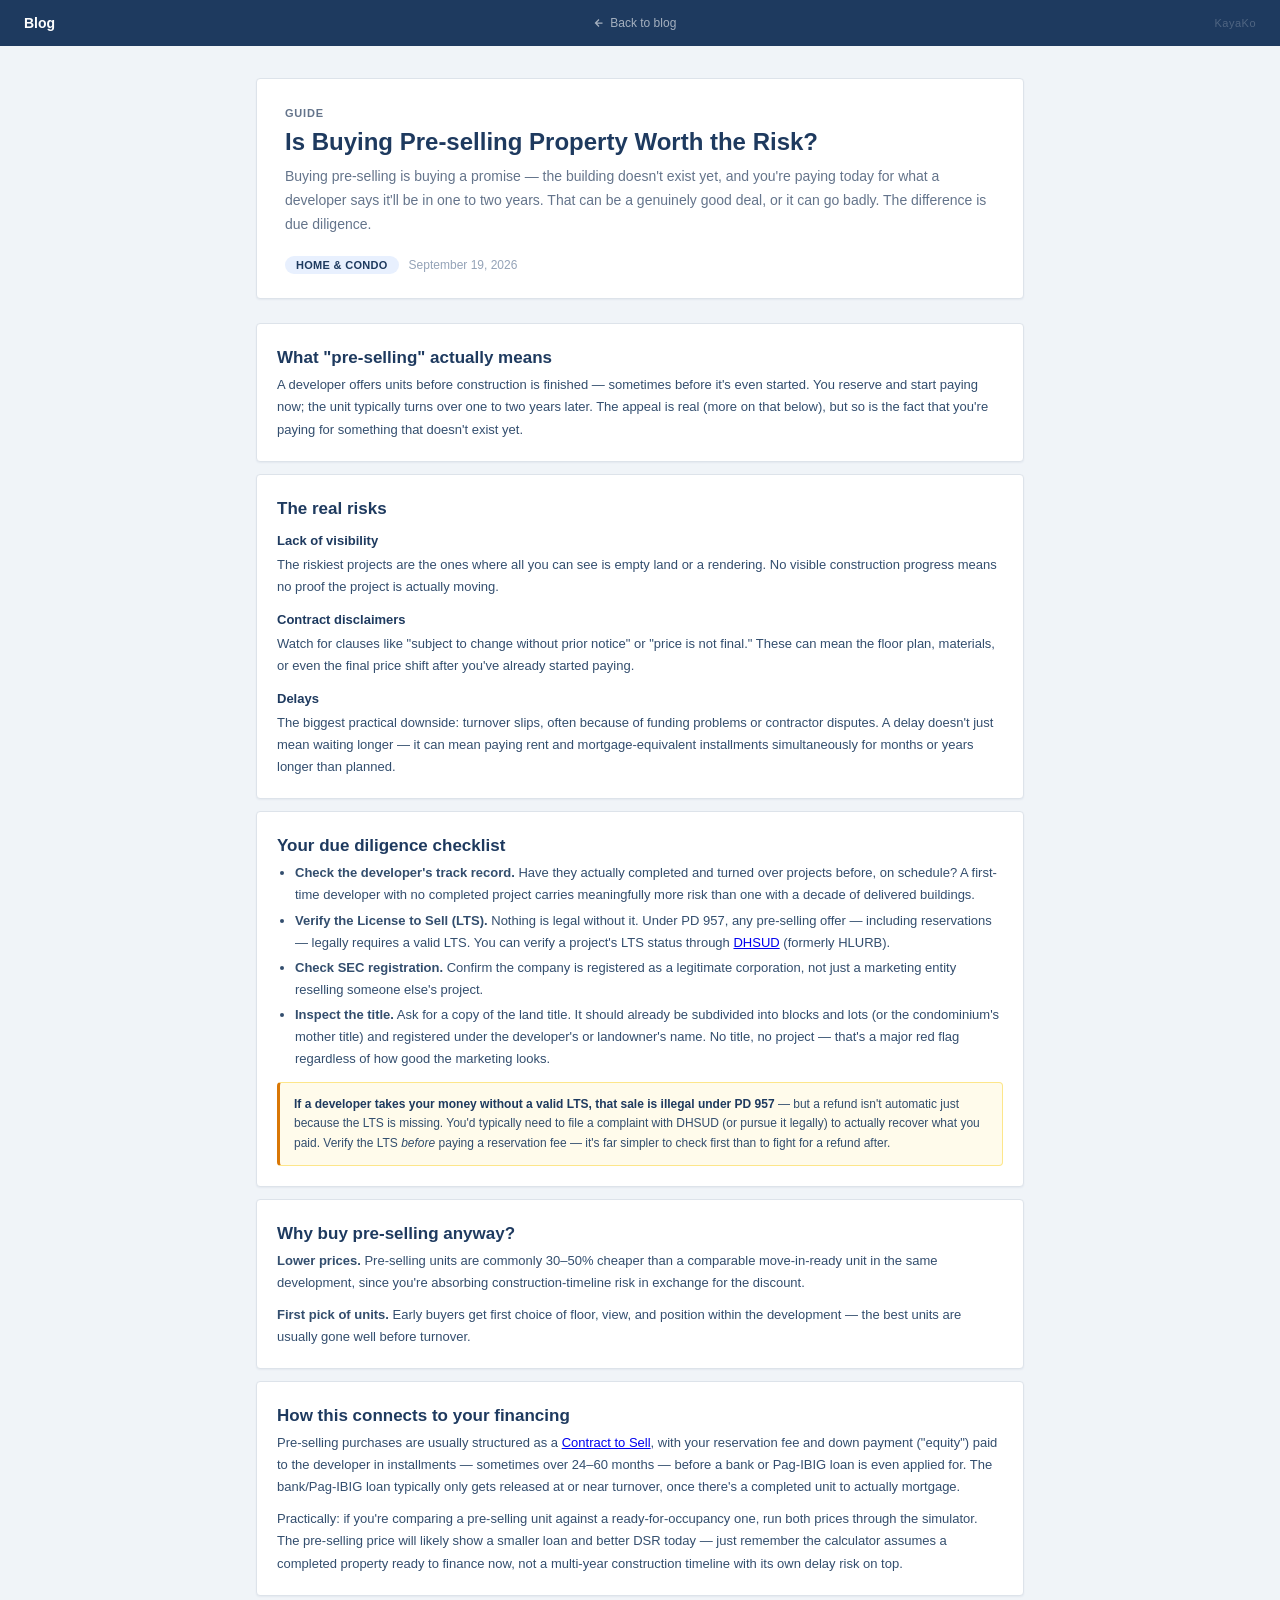
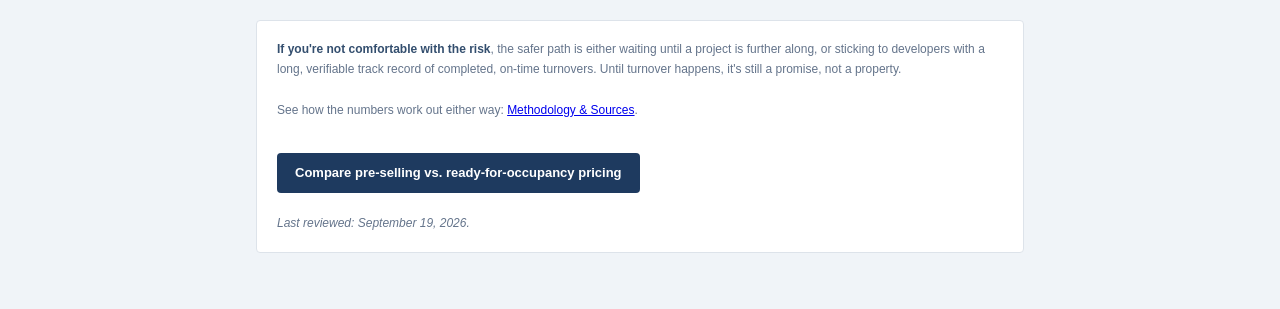
<file: blog/is-preselling-worth-the-risk.html>
<!DOCTYPE html>
<html lang="en">
<head>
<meta charset="UTF-8">
<meta name="viewport" content="width=device-width, initial-scale=1.0, maximum-scale=1.0">
<title>Is Buying Pre-selling Property Worth the Risk? — KayaKo Blog</title>
<meta name="description" content="Pre-selling property is buying a promise — up to 50% cheaper, but real risks: no LTS, contract disclaimers, delays. A due-diligence checklist before you pay a reservation fee.">
<meta name="robots" content="index, follow">
<link rel="canonical" href="https://kayakoph.com/blog/is-preselling-worth-the-risk.html">
<meta property="og:type" content="article">
<meta property="og:url" content="https://kayakoph.com/blog/is-preselling-worth-the-risk.html">
<meta property="og:title" content="Is Buying Pre-selling Property Worth the Risk?">
<meta property="og:description" content="Pre-selling is buying a promise — up to 50% cheaper, but real risks: no License to Sell, contract disclaimers, delays. A due-diligence checklist before you pay a reservation fee.">
<meta property="og:site_name" content="KayaKo">
<meta name="twitter:card" content="summary">
<meta name="twitter:title" content="Is Buying Pre-selling Property Worth the Risk?">
<meta name="twitter:description" content="A due-diligence checklist before you pay a reservation fee on a pre-selling property.">
<!-- Favicon -->
<link rel="icon" href="../favicon.svg" type="image/svg+xml">
<link rel="icon" href="../favicon.png" sizes="180x180" type="image/png">
<link rel="apple-touch-icon" href="../favicon.png">
<link rel="stylesheet" href="shared.css">
<!-- Structured Data — Article -->
<script type="application/ld+json">
{
  "@context": "https://schema.org",
  "@type": "Article",
  "headline": "Is Buying Pre-selling Property Worth the Risk?",
  "datePublished": "2026-09-19",
  "dateModified": "2026-09-19",
  "author": { "@type": "Organization", "name": "KayaKo" },
  "publisher": { "@type": "Organization", "name": "KayaKo" },
  "description": "Pre-selling is buying a promise — up to 50% cheaper, but real risks: no License to Sell, contract disclaimers, delays. A due-diligence checklist before you pay a reservation fee.",
  "mainEntityOfPage": "https://kayakoph.com/blog/is-preselling-worth-the-risk.html"
}
</script>
<!-- Google Analytics -->
<script async src="https://www.googletagmanager.com/gtag/js?id=G-HPH7ELYNKG"></script>
<script>
  window.dataLayer = window.dataLayer || [];
  function gtag(){dataLayer.push(arguments);}
  gtag('js', new Date());
  // cookie_domain pinned to the exact hostname — see index.html for why.
  gtag('config', 'G-HPH7ELYNKG', { cookie_domain: location.hostname });
</script>
</head>
<body>

<div class="header">
  <div class="header-brand">Blog</div>
  <a class="header-back" href="index.html">
    <svg width="12" height="12" viewBox="0 0 24 24" fill="none" stroke="currentColor" stroke-width="2.5"><path d="M19 12H5M12 5l-7 7 7 7"/></svg>
    Back to blog
  </a>
  <div class="header-kayako">KayaKo</div>
</div>

<div class="page">

  <div class="hero">
    <div class="hero-label">Guide</div>
    <div class="hero-title">Is Buying Pre-selling Property Worth the Risk?</div>
    <div class="hero-desc">Buying pre-selling is buying a promise — the building doesn't exist yet, and you're paying today for what a developer says it'll be in one to two years. That can be a genuinely good deal, or it can go badly. The difference is due diligence.</div>
    <div class="hero-meta">
      <span class="category-badge">Home &amp; Condo</span>
      <span>September 19, 2026</span>
    </div>
  </div>

  <div class="section">
    <h2>What "pre-selling" actually means</h2>
    <p>A developer offers units before construction is finished — sometimes before it's even started. You reserve and start paying now; the unit typically turns over one to two years later. The appeal is real (more on that below), but so is the fact that you're paying for something that doesn't exist yet.</p>
  </div>

  <div class="section">
    <h2>The real risks</h2>
    <h4>Lack of visibility</h4>
    <p>The riskiest projects are the ones where all you can see is empty land or a rendering. No visible construction progress means no proof the project is actually moving.</p>
    <h4>Contract disclaimers</h4>
    <p>Watch for clauses like "subject to change without prior notice" or "price is not final." These can mean the floor plan, materials, or even the final price shift after you've already started paying.</p>
    <h4>Delays</h4>
    <p>The biggest practical downside: turnover slips, often because of funding problems or contractor disputes. A delay doesn't just mean waiting longer — it can mean paying rent and mortgage-equivalent installments simultaneously for months or years longer than planned.</p>
  </div>

  <div class="section">
    <h2>Your due diligence checklist</h2>
    <ul>
      <li><strong>Check the developer's track record.</strong> Have they actually completed and turned over projects before, on schedule? A first-time developer with no completed project carries meaningfully more risk than one with a decade of delivered buildings.</li>
      <li><strong>Verify the License to Sell (LTS).</strong> Nothing is legal without it. Under PD 957, any pre-selling offer — including reservations — legally requires a valid LTS. You can verify a project's LTS status through <a href="https://dhsud.gov.ph" target="_blank" rel="noopener">DHSUD</a> (formerly HLURB).</li>
      <li><strong>Check SEC registration.</strong> Confirm the company is registered as a legitimate corporation, not just a marketing entity reselling someone else's project.</li>
      <li><strong>Inspect the title.</strong> Ask for a copy of the land title. It should already be subdivided into blocks and lots (or the condominium's mother title) and registered under the developer's or landowner's name. No title, no project — that's a major red flag regardless of how good the marketing looks.</li>
    </ul>
    <div class="note-box"><strong>If a developer takes your money without a valid LTS, that sale is illegal under PD 957</strong> — but a refund isn't automatic just because the LTS is missing. You'd typically need to file a complaint with DHSUD (or pursue it legally) to actually recover what you paid. Verify the LTS <em>before</em> paying a reservation fee — it's far simpler to check first than to fight for a refund after.</div>
  </div>

  <div class="section">
    <h2>Why buy pre-selling anyway?</h2>
    <p><strong>Lower prices.</strong> Pre-selling units are commonly 30–50% cheaper than a comparable move-in-ready unit in the same development, since you're absorbing construction-timeline risk in exchange for the discount.</p>
    <p><strong>First pick of units.</strong> Early buyers get first choice of floor, view, and position within the development — the best units are usually gone well before turnover.</p>
  </div>

  <div class="section">
    <h2>How this connects to your financing</h2>
    <p>Pre-selling purchases are usually structured as a <a href="real-estate-terms-explained.html">Contract to Sell</a>, with your reservation fee and down payment ("equity") paid to the developer in installments — sometimes over 24–60 months — before a bank or Pag-IBIG loan is even applied for. The bank/Pag-IBIG loan typically only gets released at or near turnover, once there's a completed unit to actually mortgage.</p>
    <p>Practically: if you're comparing a pre-selling unit against a ready-for-occupancy one, run both prices through the simulator. The pre-selling price will likely show a smaller loan and better DSR today — just remember the calculator assumes a completed property ready to finance now, not a multi-year construction timeline with its own delay risk on top.</p>
  </div>

  <div class="footer-note">
    <strong>If you're not comfortable with the risk</strong>, the safer path is either waiting until a project is further along, or sticking to developers with a long, verifiable track record of completed, on-time turnovers. Until turnover happens, it's still a promise, not a property.
    <br><br>
    See how the numbers work out either way: <a href="../ph-methodology.html">Methodology &amp; Sources</a>.
    <br><br>
    <a class="footer-cta" href="../index.html">Compare pre-selling vs. ready-for-occupancy pricing</a>
    <br><br>
    <em>Last reviewed: September 19, 2026.</em>
  </div>

</div>

</body>
</html>
</file>
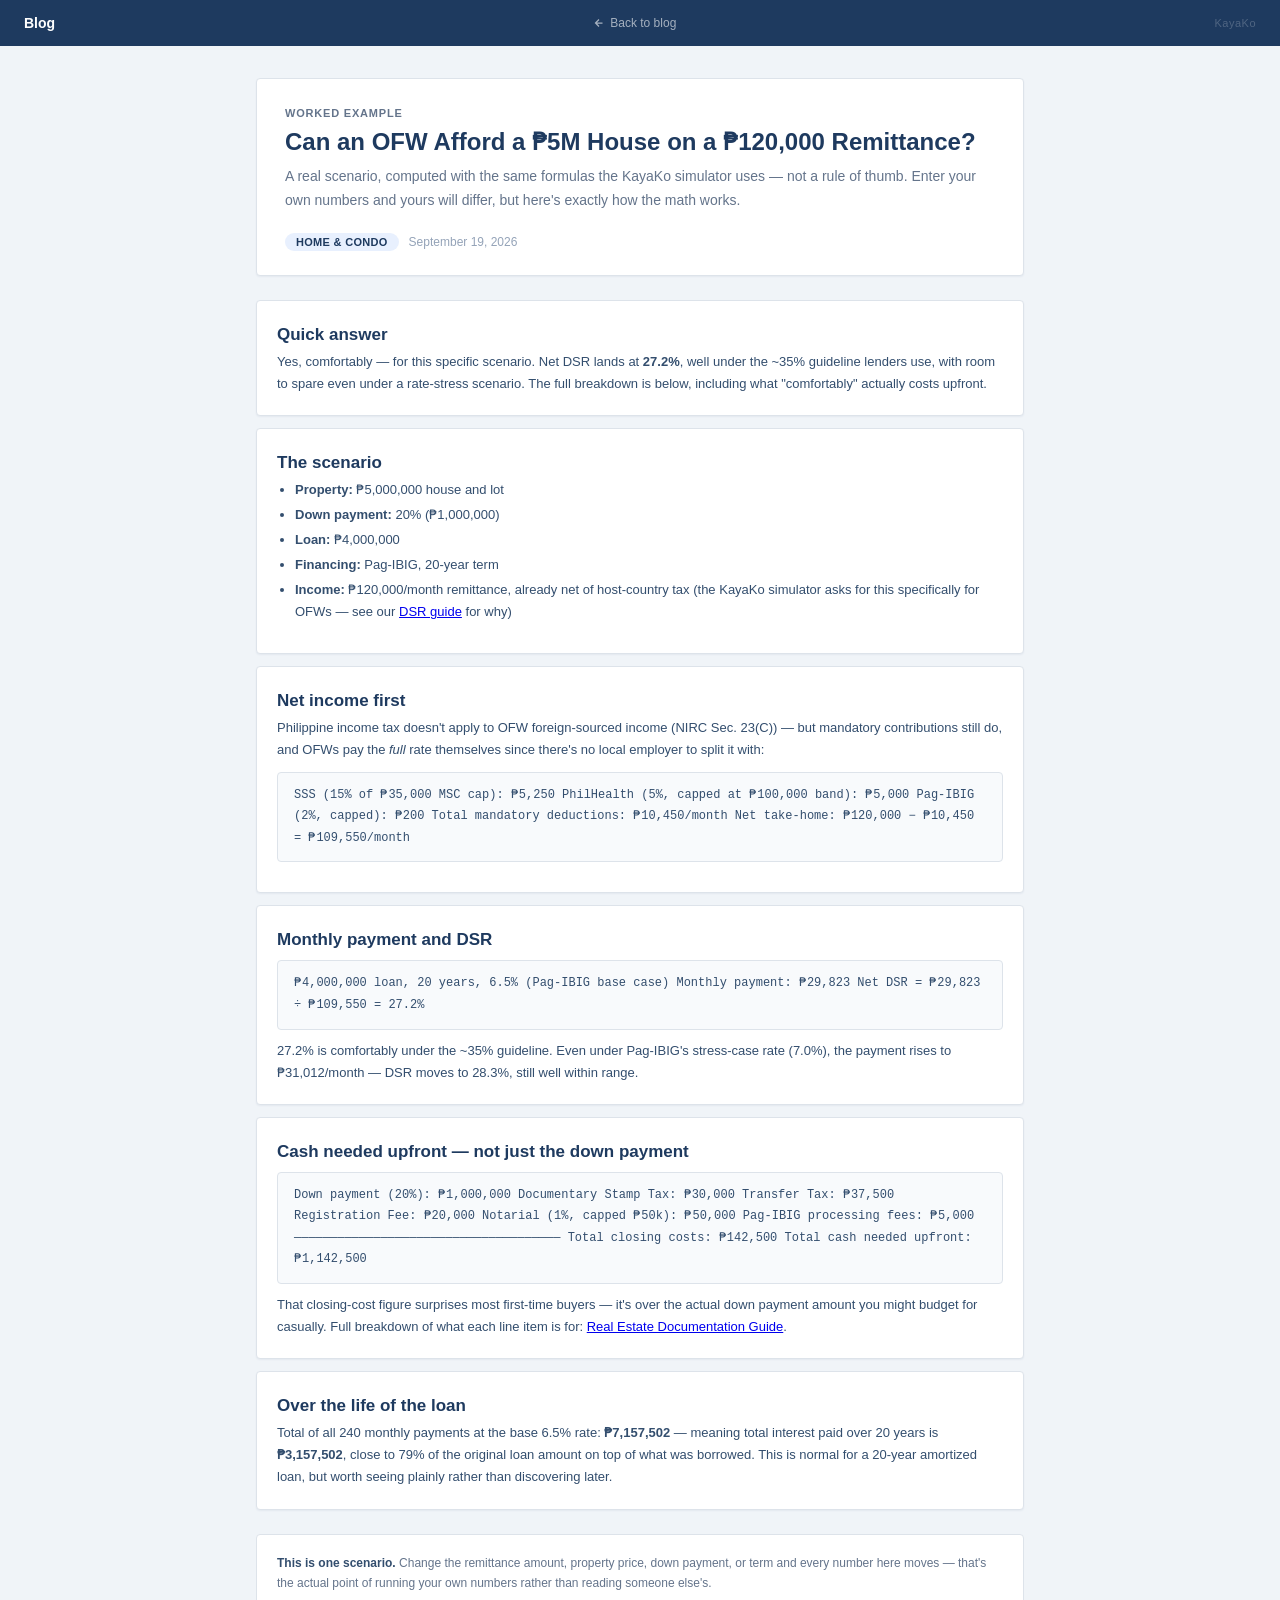
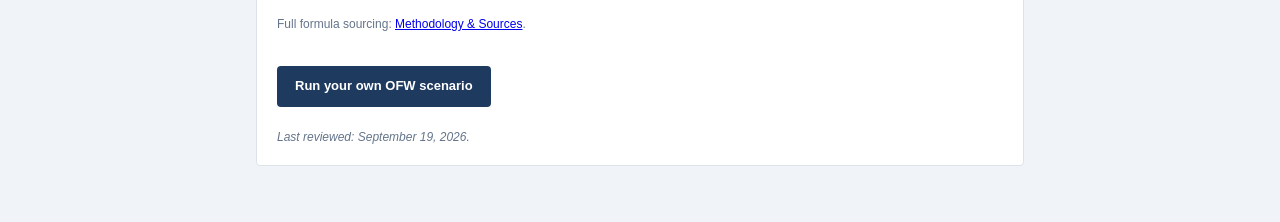
<file: blog/ofw-5m-house-120k-remittance.html>
<!DOCTYPE html>
<html lang="en">
<head>
<meta charset="UTF-8">
<meta name="viewport" content="width=device-width, initial-scale=1.0, maximum-scale=1.0">
<title>Can an OFW Afford a ₱5M House on a ₱120,000 Remittance? — KayaKo Blog</title>
<meta name="description" content="A worked example: OFW remittance of ₱120,000/month, ₱5M house and lot, Pag-IBIG financing. Real net DSR, monthly payment, and total cash needed upfront — computed, not estimated.">
<meta name="robots" content="index, follow">
<link rel="canonical" href="https://kayakoph.com/blog/ofw-5m-house-120k-remittance.html">
<meta property="og:type" content="article">
<meta property="og:url" content="https://kayakoph.com/blog/ofw-5m-house-120k-remittance.html">
<meta property="og:title" content="Can an OFW Afford a ₱5M House on a ₱120,000 Remittance?">
<meta property="og:description" content="A worked example: OFW remittance of ₱120,000/month, ₱5M house and lot, Pag-IBIG financing. Real net DSR, monthly payment, and total cash needed upfront.">
<meta property="og:site_name" content="KayaKo">
<meta name="twitter:card" content="summary">
<meta name="twitter:title" content="Can an OFW Afford a ₱5M House on a ₱120,000 Remittance?">
<meta name="twitter:description" content="A worked example with real numbers — net DSR, monthly payment, total cash needed upfront.">
<!-- Favicon -->
<link rel="icon" href="../favicon.svg" type="image/svg+xml">
<link rel="icon" href="../favicon.png" sizes="180x180" type="image/png">
<link rel="apple-touch-icon" href="../favicon.png">
<link rel="stylesheet" href="shared.css">
<!-- Structured Data — Article -->
<script type="application/ld+json">
{
  "@context": "https://schema.org",
  "@type": "Article",
  "headline": "Can an OFW Afford a ₱5M House on a ₱120,000 Remittance?",
  "datePublished": "2026-09-19",
  "dateModified": "2026-09-19",
  "author": { "@type": "Organization", "name": "KayaKo" },
  "publisher": { "@type": "Organization", "name": "KayaKo" },
  "description": "A worked example: OFW remittance of ₱120,000/month, ₱5M house and lot, Pag-IBIG financing. Real net DSR, monthly payment, and total cash needed upfront.",
  "mainEntityOfPage": "https://kayakoph.com/blog/ofw-5m-house-120k-remittance.html"
}
</script>
<!-- Google Analytics -->
<script async src="https://www.googletagmanager.com/gtag/js?id=G-HPH7ELYNKG"></script>
<script>
  window.dataLayer = window.dataLayer || [];
  function gtag(){dataLayer.push(arguments);}
  gtag('js', new Date());
  // cookie_domain pinned to the exact hostname — see index.html for why.
  gtag('config', 'G-HPH7ELYNKG', { cookie_domain: location.hostname });
</script>
</head>
<body>

<div class="header">
  <div class="header-brand">Blog</div>
  <a class="header-back" href="index.html">
    <svg width="12" height="12" viewBox="0 0 24 24" fill="none" stroke="currentColor" stroke-width="2.5"><path d="M19 12H5M12 5l-7 7 7 7"/></svg>
    Back to blog
  </a>
  <div class="header-kayako">KayaKo</div>
</div>

<div class="page">

  <div class="hero">
    <div class="hero-label">Worked Example</div>
    <div class="hero-title">Can an OFW Afford a ₱5M House on a ₱120,000 Remittance?</div>
    <div class="hero-desc">A real scenario, computed with the same formulas the KayaKo simulator uses — not a rule of thumb. Enter your own numbers and yours will differ, but here's exactly how the math works.</div>
    <div class="hero-meta">
      <span class="category-badge">Home &amp; Condo</span>
      <span>September 19, 2026</span>
    </div>
  </div>

  <div class="section">
    <h2>Quick answer</h2>
    <p>Yes, comfortably — for this specific scenario. Net DSR lands at <strong>27.2%</strong>, well under the ~35% guideline lenders use, with room to spare even under a rate-stress scenario. The full breakdown is below, including what "comfortably" actually costs upfront.</p>
  </div>

  <div class="section">
    <h2>The scenario</h2>
    <ul>
      <li><strong>Property:</strong> ₱5,000,000 house and lot</li>
      <li><strong>Down payment:</strong> 20% (₱1,000,000)</li>
      <li><strong>Loan:</strong> ₱4,000,000</li>
      <li><strong>Financing:</strong> Pag-IBIG, 20-year term</li>
      <li><strong>Income:</strong> ₱120,000/month remittance, already net of host-country tax (the KayaKo simulator asks for this specifically for OFWs — see our <a href="how-banks-compute-your-dsr.html">DSR guide</a> for why)</li>
    </ul>
  </div>

  <div class="section">
    <h2>Net income first</h2>
    <p>Philippine income tax doesn't apply to OFW foreign-sourced income (NIRC Sec. 23(C)) — but mandatory contributions still do, and OFWs pay the <em>full</em> rate themselves since there's no local employer to split it with:</p>
    <div class="formula-box">SSS (15% of ₱35,000 MSC cap): ₱5,250
PhilHealth (5%, capped at ₱100,000 band): ₱5,000
Pag-IBIG (2%, capped): ₱200
Total mandatory deductions: ₱10,450/month

Net take-home: ₱120,000 − ₱10,450 = ₱109,550/month</div>
  </div>

  <div class="section">
    <h2>Monthly payment and DSR</h2>
    <div class="formula-box">₱4,000,000 loan, 20 years, 6.5% (Pag-IBIG base case)
Monthly payment: ₱29,823

Net DSR = ₱29,823 ÷ ₱109,550 = 27.2%</div>
    <p>27.2% is comfortably under the ~35% guideline. Even under Pag-IBIG's stress-case rate (7.0%), the payment rises to ₱31,012/month — DSR moves to 28.3%, still well within range.</p>
  </div>

  <div class="section">
    <h2>Cash needed upfront — not just the down payment</h2>
    <div class="formula-box">Down payment (20%):        ₱1,000,000
Documentary Stamp Tax:       ₱30,000
Transfer Tax:                ₱37,500
Registration Fee:            ₱20,000
Notarial (1%, capped ₱50k):  ₱50,000
Pag-IBIG processing fees:     ₱5,000
─────────────────────────────────────
Total closing costs:        ₱142,500

Total cash needed upfront: ₱1,142,500</div>
    <p>That closing-cost figure surprises most first-time buyers — it's over the actual down payment amount you might budget for casually. Full breakdown of what each line item is for: <a href="real-estate-documentation-guide.html">Real Estate Documentation Guide</a>.</p>
  </div>

  <div class="section">
    <h2>Over the life of the loan</h2>
    <p>Total of all 240 monthly payments at the base 6.5% rate: <strong>₱7,157,502</strong> — meaning total interest paid over 20 years is <strong>₱3,157,502</strong>, close to 79% of the original loan amount on top of what was borrowed. This is normal for a 20-year amortized loan, but worth seeing plainly rather than discovering later.</p>
  </div>

  <div class="footer-note">
    <strong>This is one scenario.</strong> Change the remittance amount, property price, down payment, or term and every number here moves — that's the actual point of running your own numbers rather than reading someone else's.
    <br><br>
    Full formula sourcing: <a href="../ph-methodology.html">Methodology &amp; Sources</a>.
    <br><br>
    <a class="footer-cta" href="../index.html">Run your own OFW scenario</a>
    <br><br>
    <em>Last reviewed: September 19, 2026.</em>
  </div>

</div>

</body>
</html>
</file>
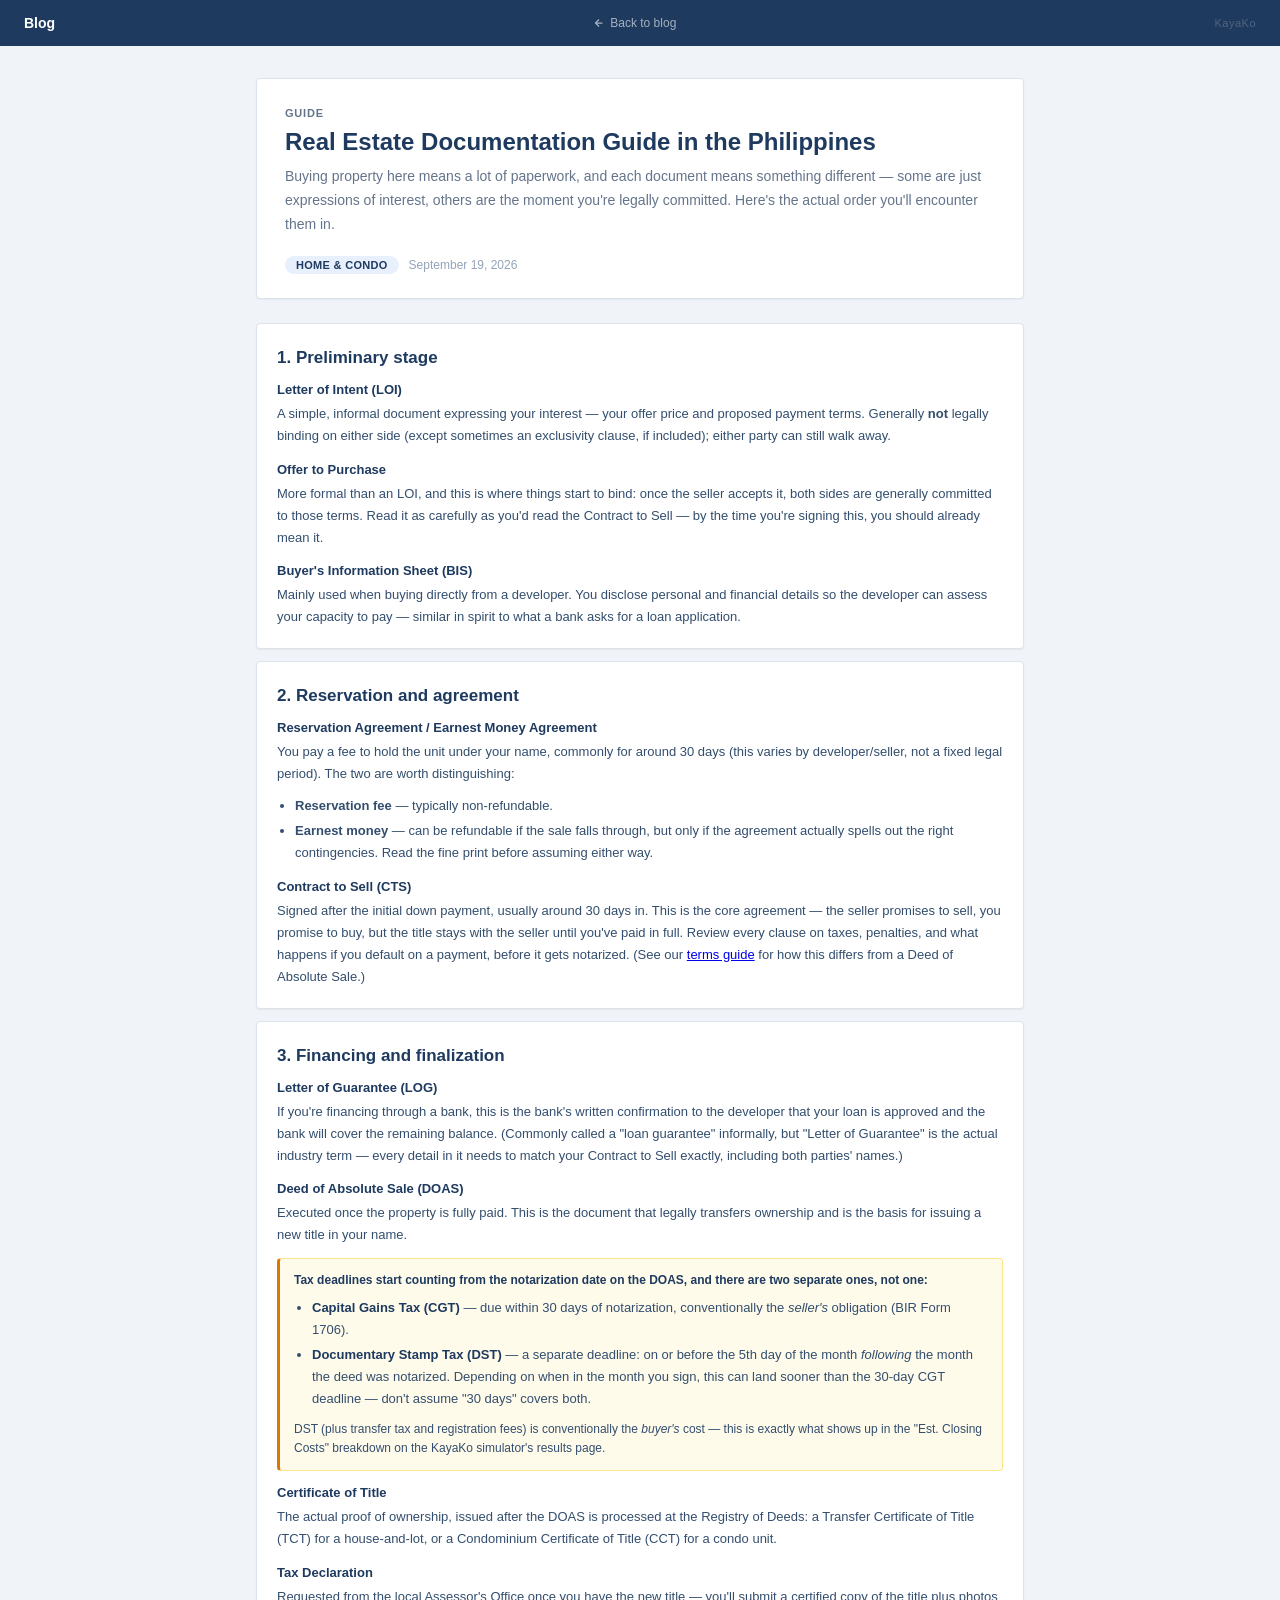
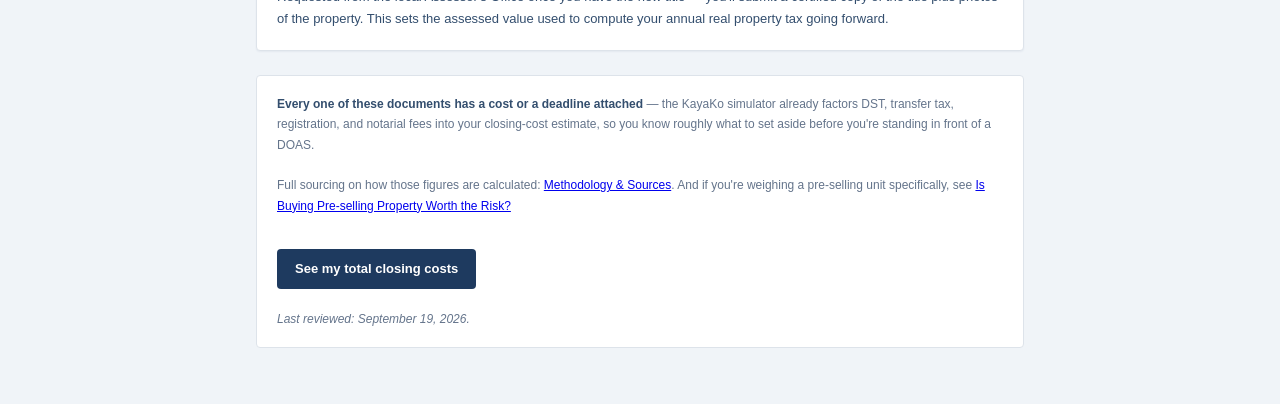
<file: blog/real-estate-documentation-guide.html>
<!DOCTYPE html>
<html lang="en">
<head>
<meta charset="UTF-8">
<meta name="viewport" content="width=device-width, initial-scale=1.0, maximum-scale=1.0">
<title>Real Estate Documentation Guide in the Philippines — KayaKo Blog</title>
<meta name="description" content="Every document you'll actually sign buying property in the Philippines, in order — Letter of Intent, Offer to Purchase, Reservation Agreement, Contract to Sell, Letter of Guarantee, Deed of Absolute Sale, and the title.">
<meta name="robots" content="index, follow">
<link rel="canonical" href="https://kayakoph.com/blog/real-estate-documentation-guide.html">
<meta property="og:type" content="article">
<meta property="og:url" content="https://kayakoph.com/blog/real-estate-documentation-guide.html">
<meta property="og:title" content="Real Estate Documentation Guide in the Philippines">
<meta property="og:description" content="Every document you'll actually sign buying property in the Philippines, in order, plus the tax deadlines that come with the Deed of Absolute Sale.">
<meta property="og:site_name" content="KayaKo">
<meta name="twitter:card" content="summary">
<meta name="twitter:title" content="Real Estate Documentation Guide in the Philippines">
<meta name="twitter:description" content="Every document you'll actually sign buying property in the Philippines, in order.">
<!-- Favicon -->
<link rel="icon" href="../favicon.svg" type="image/svg+xml">
<link rel="icon" href="../favicon.png" sizes="180x180" type="image/png">
<link rel="apple-touch-icon" href="../favicon.png">
<link rel="stylesheet" href="shared.css">
<!-- Structured Data — Article -->
<script type="application/ld+json">
{
  "@context": "https://schema.org",
  "@type": "Article",
  "headline": "Real Estate Documentation Guide in the Philippines",
  "datePublished": "2026-09-19",
  "dateModified": "2026-09-19",
  "author": { "@type": "Organization", "name": "KayaKo" },
  "publisher": { "@type": "Organization", "name": "KayaKo" },
  "description": "Every document you'll actually sign buying property in the Philippines, in order, plus the tax deadlines that come with the Deed of Absolute Sale.",
  "mainEntityOfPage": "https://kayakoph.com/blog/real-estate-documentation-guide.html"
}
</script>
<!-- Google Analytics -->
<script async src="https://www.googletagmanager.com/gtag/js?id=G-HPH7ELYNKG"></script>
<script>
  window.dataLayer = window.dataLayer || [];
  function gtag(){dataLayer.push(arguments);}
  gtag('js', new Date());
  // cookie_domain pinned to the exact hostname — see index.html for why.
  gtag('config', 'G-HPH7ELYNKG', { cookie_domain: location.hostname });
</script>
</head>
<body>

<div class="header">
  <div class="header-brand">Blog</div>
  <a class="header-back" href="index.html">
    <svg width="12" height="12" viewBox="0 0 24 24" fill="none" stroke="currentColor" stroke-width="2.5"><path d="M19 12H5M12 5l-7 7 7 7"/></svg>
    Back to blog
  </a>
  <div class="header-kayako">KayaKo</div>
</div>

<div class="page">

  <div class="hero">
    <div class="hero-label">Guide</div>
    <div class="hero-title">Real Estate Documentation Guide in the Philippines</div>
    <div class="hero-desc">Buying property here means a lot of paperwork, and each document means something different — some are just expressions of interest, others are the moment you're legally committed. Here's the actual order you'll encounter them in.</div>
    <div class="hero-meta">
      <span class="category-badge">Home &amp; Condo</span>
      <span>September 19, 2026</span>
    </div>
  </div>

  <div class="section">
    <h2>1. Preliminary stage</h2>
    <h4>Letter of Intent (LOI)</h4>
    <p>A simple, informal document expressing your interest — your offer price and proposed payment terms. Generally <strong>not</strong> legally binding on either side (except sometimes an exclusivity clause, if included); either party can still walk away.</p>
    <h4>Offer to Purchase</h4>
    <p>More formal than an LOI, and this is where things start to bind: once the seller accepts it, both sides are generally committed to those terms. Read it as carefully as you'd read the Contract to Sell — by the time you're signing this, you should already mean it.</p>
    <h4>Buyer's Information Sheet (BIS)</h4>
    <p>Mainly used when buying directly from a developer. You disclose personal and financial details so the developer can assess your capacity to pay — similar in spirit to what a bank asks for a loan application.</p>
  </div>

  <div class="section">
    <h2>2. Reservation and agreement</h2>
    <h4>Reservation Agreement / Earnest Money Agreement</h4>
    <p>You pay a fee to hold the unit under your name, commonly for around 30 days (this varies by developer/seller, not a fixed legal period). The two are worth distinguishing:</p>
    <ul>
      <li><strong>Reservation fee</strong> — typically non-refundable.</li>
      <li><strong>Earnest money</strong> — can be refundable if the sale falls through, but only if the agreement actually spells out the right contingencies. Read the fine print before assuming either way.</li>
    </ul>
    <h4>Contract to Sell (CTS)</h4>
    <p>Signed after the initial down payment, usually around 30 days in. This is the core agreement — the seller promises to sell, you promise to buy, but the title stays with the seller until you've paid in full. Review every clause on taxes, penalties, and what happens if you default on a payment, before it gets notarized. (See our <a href="real-estate-terms-explained.html">terms guide</a> for how this differs from a Deed of Absolute Sale.)</p>
  </div>

  <div class="section">
    <h2>3. Financing and finalization</h2>
    <h4>Letter of Guarantee (LOG)</h4>
    <p>If you're financing through a bank, this is the bank's written confirmation to the developer that your loan is approved and the bank will cover the remaining balance. (Commonly called a "loan guarantee" informally, but "Letter of Guarantee" is the actual industry term — every detail in it needs to match your Contract to Sell exactly, including both parties' names.)</p>
    <h4>Deed of Absolute Sale (DOAS)</h4>
    <p>Executed once the property is fully paid. This is the document that legally transfers ownership and is the basis for issuing a new title in your name.</p>
    <div class="note-box">
      <strong>Tax deadlines start counting from the notarization date on the DOAS, and there are two separate ones, not one:</strong>
      <ul style="margin-top:6px">
        <li><strong>Capital Gains Tax (CGT)</strong> — due within 30 days of notarization, conventionally the <em>seller's</em> obligation (BIR Form 1706).</li>
        <li><strong>Documentary Stamp Tax (DST)</strong> — a separate deadline: on or before the 5th day of the month <em>following</em> the month the deed was notarized. Depending on when in the month you sign, this can land sooner than the 30-day CGT deadline — don't assume "30 days" covers both.</li>
      </ul>
      DST (plus transfer tax and registration fees) is conventionally the <em>buyer's</em> cost — this is exactly what shows up in the "Est. Closing Costs" breakdown on the KayaKo simulator's results page.
    </div>
    <h4>Certificate of Title</h4>
    <p>The actual proof of ownership, issued after the DOAS is processed at the Registry of Deeds: a Transfer Certificate of Title (TCT) for a house-and-lot, or a Condominium Certificate of Title (CCT) for a condo unit.</p>
    <h4>Tax Declaration</h4>
    <p>Requested from the local Assessor's Office once you have the new title — you'll submit a certified copy of the title plus photos of the property. This sets the assessed value used to compute your annual real property tax going forward.</p>
  </div>

  <div class="footer-note">
    <strong>Every one of these documents has a cost or a deadline attached</strong> — the KayaKo simulator already factors DST, transfer tax, registration, and notarial fees into your closing-cost estimate, so you know roughly what to set aside before you're standing in front of a DOAS.
    <br><br>
    Full sourcing on how those figures are calculated: <a href="../ph-methodology.html">Methodology &amp; Sources</a>. And if you're weighing a pre-selling unit specifically, see <a href="is-preselling-worth-the-risk.html">Is Buying Pre-selling Property Worth the Risk?</a>
    <br><br>
    <a class="footer-cta" href="../index.html">See my total closing costs</a>
    <br><br>
    <em>Last reviewed: September 19, 2026.</em>
  </div>

</div>

</body>
</html>
</file>
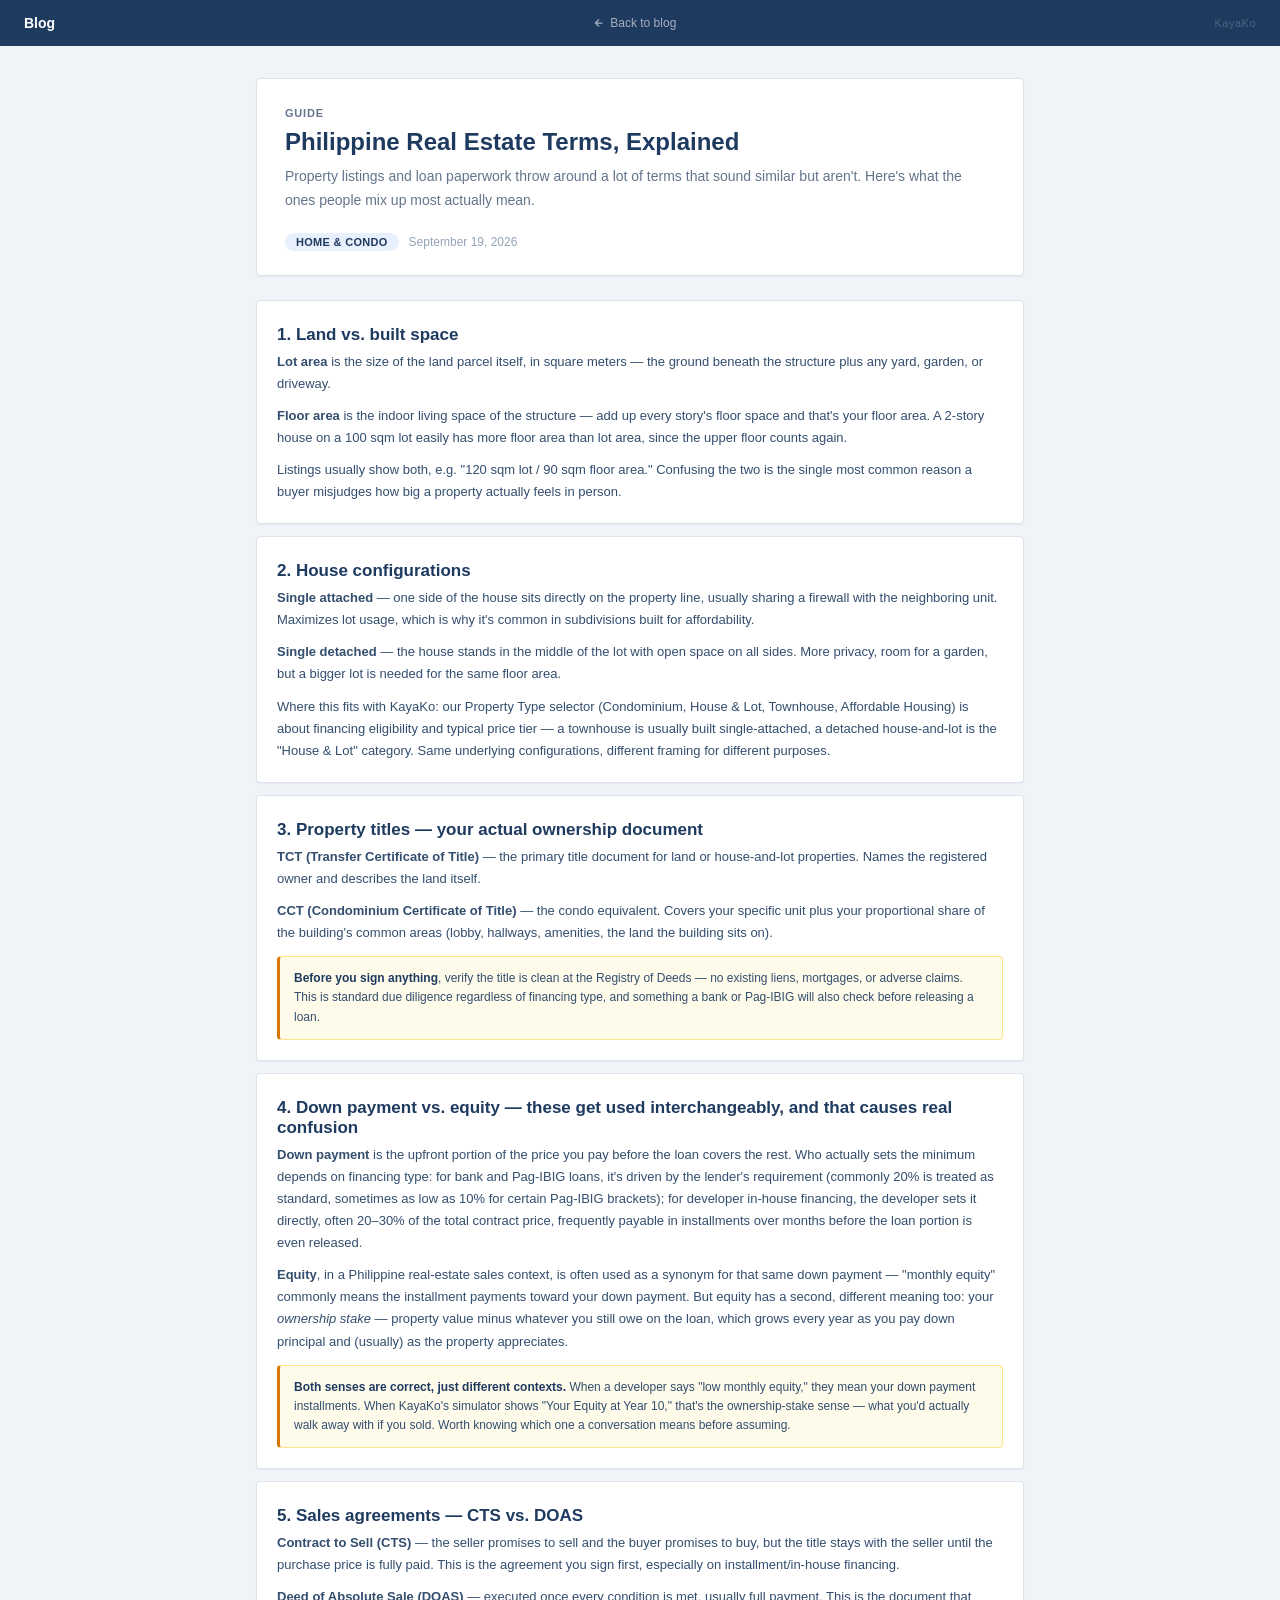
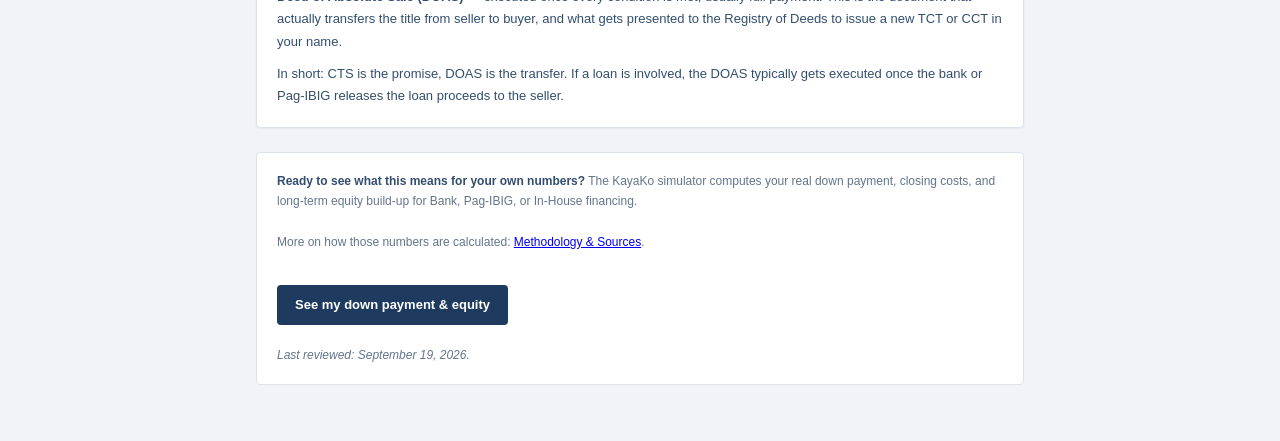
<file: blog/real-estate-terms-explained.html>
<!DOCTYPE html>
<html lang="en">
<head>
<meta charset="UTF-8">
<meta name="viewport" content="width=device-width, initial-scale=1.0, maximum-scale=1.0">
<title>Philippine Real Estate Terms, Explained — KayaKo Blog</title>
<meta name="description" content="Lot area vs. floor area, TCT vs. CCT, down payment vs. equity, Contract to Sell vs. Deed of Absolute Sale — the real estate terms Filipino homebuyers mix up most, explained plainly.">
<meta name="robots" content="index, follow">
<link rel="canonical" href="https://kayakoph.com/blog/real-estate-terms-explained.html">
<meta property="og:type" content="article">
<meta property="og:url" content="https://kayakoph.com/blog/real-estate-terms-explained.html">
<meta property="og:title" content="Philippine Real Estate Terms, Explained">
<meta property="og:description" content="Lot area vs. floor area, TCT vs. CCT, down payment vs. equity, Contract to Sell vs. Deed of Absolute Sale — explained plainly.">
<meta property="og:site_name" content="KayaKo">
<meta name="twitter:card" content="summary">
<meta name="twitter:title" content="Philippine Real Estate Terms, Explained">
<meta name="twitter:description" content="The real estate terms Filipino homebuyers mix up most, explained plainly.">
<!-- Favicon -->
<link rel="icon" href="../favicon.svg" type="image/svg+xml">
<link rel="icon" href="../favicon.png" sizes="180x180" type="image/png">
<link rel="apple-touch-icon" href="../favicon.png">
<link rel="stylesheet" href="shared.css">
<!-- Structured Data — Article -->
<script type="application/ld+json">
{
  "@context": "https://schema.org",
  "@type": "Article",
  "headline": "Philippine Real Estate Terms, Explained",
  "datePublished": "2026-09-19",
  "dateModified": "2026-09-19",
  "author": { "@type": "Organization", "name": "KayaKo" },
  "publisher": { "@type": "Organization", "name": "KayaKo" },
  "description": "Lot area vs. floor area, TCT vs. CCT, down payment vs. equity, Contract to Sell vs. Deed of Absolute Sale — explained plainly.",
  "mainEntityOfPage": "https://kayakoph.com/blog/real-estate-terms-explained.html"
}
</script>
<!-- Google Analytics -->
<script async src="https://www.googletagmanager.com/gtag/js?id=G-HPH7ELYNKG"></script>
<script>
  window.dataLayer = window.dataLayer || [];
  function gtag(){dataLayer.push(arguments);}
  gtag('js', new Date());
  // cookie_domain pinned to the exact hostname — see index.html for why.
  gtag('config', 'G-HPH7ELYNKG', { cookie_domain: location.hostname });
</script>
</head>
<body>

<div class="header">
  <div class="header-brand">Blog</div>
  <a class="header-back" href="index.html">
    <svg width="12" height="12" viewBox="0 0 24 24" fill="none" stroke="currentColor" stroke-width="2.5"><path d="M19 12H5M12 5l-7 7 7 7"/></svg>
    Back to blog
  </a>
  <div class="header-kayako">KayaKo</div>
</div>

<div class="page">

  <div class="hero">
    <div class="hero-label">Guide</div>
    <div class="hero-title">Philippine Real Estate Terms, Explained</div>
    <div class="hero-desc">Property listings and loan paperwork throw around a lot of terms that sound similar but aren't. Here's what the ones people mix up most actually mean.</div>
    <div class="hero-meta">
      <span class="category-badge">Home &amp; Condo</span>
      <span>September 19, 2026</span>
    </div>
  </div>

  <div class="section">
    <h2>1. Land vs. built space</h2>
    <p><strong>Lot area</strong> is the size of the land parcel itself, in square meters — the ground beneath the structure plus any yard, garden, or driveway.</p>
    <p><strong>Floor area</strong> is the indoor living space of the structure — add up every story's floor space and that's your floor area. A 2-story house on a 100 sqm lot easily has more floor area than lot area, since the upper floor counts again.</p>
    <p>Listings usually show both, e.g. "120 sqm lot / 90 sqm floor area." Confusing the two is the single most common reason a buyer misjudges how big a property actually feels in person.</p>
  </div>

  <div class="section">
    <h2>2. House configurations</h2>
    <p><strong>Single attached</strong> — one side of the house sits directly on the property line, usually sharing a firewall with the neighboring unit. Maximizes lot usage, which is why it's common in subdivisions built for affordability.</p>
    <p><strong>Single detached</strong> — the house stands in the middle of the lot with open space on all sides. More privacy, room for a garden, but a bigger lot is needed for the same floor area.</p>
    <p>Where this fits with KayaKo: our Property Type selector (Condominium, House &amp; Lot, Townhouse, Affordable Housing) is about financing eligibility and typical price tier — a townhouse is usually built single-attached, a detached house-and-lot is the "House &amp; Lot" category. Same underlying configurations, different framing for different purposes.</p>
  </div>

  <div class="section">
    <h2>3. Property titles — your actual ownership document</h2>
    <p><strong>TCT (Transfer Certificate of Title)</strong> — the primary title document for land or house-and-lot properties. Names the registered owner and describes the land itself.</p>
    <p><strong>CCT (Condominium Certificate of Title)</strong> — the condo equivalent. Covers your specific unit plus your proportional share of the building's common areas (lobby, hallways, amenities, the land the building sits on).</p>
    <div class="note-box"><strong>Before you sign anything</strong>, verify the title is clean at the Registry of Deeds — no existing liens, mortgages, or adverse claims. This is standard due diligence regardless of financing type, and something a bank or Pag-IBIG will also check before releasing a loan.</div>
  </div>

  <div class="section">
    <h2>4. Down payment vs. equity — these get used interchangeably, and that causes real confusion</h2>
    <p><strong>Down payment</strong> is the upfront portion of the price you pay before the loan covers the rest. Who actually sets the minimum depends on financing type: for bank and Pag-IBIG loans, it's driven by the lender's requirement (commonly 20% is treated as standard, sometimes as low as 10% for certain Pag-IBIG brackets); for developer in-house financing, the developer sets it directly, often 20–30% of the total contract price, frequently payable in installments over months before the loan portion is even released.</p>
    <p><strong>Equity</strong>, in a Philippine real-estate sales context, is often used as a synonym for that same down payment — "monthly equity" commonly means the installment payments toward your down payment. But equity has a second, different meaning too: your <em>ownership stake</em> — property value minus whatever you still owe on the loan, which grows every year as you pay down principal and (usually) as the property appreciates.</p>
    <div class="note-box"><strong>Both senses are correct, just different contexts.</strong> When a developer says "low monthly equity," they mean your down payment installments. When KayaKo's simulator shows "Your Equity at Year 10," that's the ownership-stake sense — what you'd actually walk away with if you sold. Worth knowing which one a conversation means before assuming.</div>
  </div>

  <div class="section">
    <h2>5. Sales agreements — CTS vs. DOAS</h2>
    <p><strong>Contract to Sell (CTS)</strong> — the seller promises to sell and the buyer promises to buy, but the title stays with the seller until the purchase price is fully paid. This is the agreement you sign first, especially on installment/in-house financing.</p>
    <p><strong>Deed of Absolute Sale (DOAS)</strong> — executed once every condition is met, usually full payment. This is the document that actually transfers the title from seller to buyer, and what gets presented to the Registry of Deeds to issue a new TCT or CCT in your name.</p>
    <p>In short: CTS is the promise, DOAS is the transfer. If a loan is involved, the DOAS typically gets executed once the bank or Pag-IBIG releases the loan proceeds to the seller.</p>
  </div>

  <div class="footer-note">
    <strong>Ready to see what this means for your own numbers?</strong> The KayaKo simulator computes your real down payment, closing costs, and long-term equity build-up for Bank, Pag-IBIG, or In-House financing.
    <br><br>
    More on how those numbers are calculated: <a href="../ph-methodology.html">Methodology &amp; Sources</a>.
    <br><br>
    <a class="footer-cta" href="../index.html">See my down payment &amp; equity</a>
    <br><br>
    <em>Last reviewed: September 19, 2026.</em>
  </div>

</div>

</body>
</html>
</file>
<file: blog/shared.css>
/* KayaKo blog — shared design tokens + base patterns.
   Only /blog/*.html pages link to this. The 3 core app pages
   (index.html, ph-methodology.html, ph-waitlist.html) keep their own
   embedded copy — not retrofitted, to avoid touching working pages. */

*, *::before, *::after { box-sizing: border-box; margin: 0; padding: 0; }

:root {
  --ink:        #1e3a5f;
  --ink-2:      #334e6e;
  --ink-3:      #64748b;
  --ink-4:      #94a3b8;
  --line:       #dde3ea;
  --surface:    #ffffff;
  --bg:         #f0f4f8;
  --bg-2:       #f8fafc;
  --navy-pale:  #e8f0fe;
  --green:      #16a34a;
  --green-pale: #f0fdf4;
  --amber:      #d97706;
  --amber-pale: #fffbeb;
  --red:        #dc2626;
  --radius: 4px;
  --shadow: 0 1px 2px rgba(30,58,95,0.06);
}

body {
  font-family: -apple-system, BlinkMacSystemFont, 'Segoe UI', sans-serif;
  font-size: 14px;
  color: var(--ink);
  background: var(--bg);
  min-height: 100vh;
  display: flex;
  flex-direction: column;
  -webkit-font-smoothing: antialiased;
}

/* ── HEADER ── */
.header {
  background: var(--ink);
  padding: 12px 24px;
  display: flex;
  align-items: center;
  justify-content: space-between;
}
.header-brand { color: #fff; font-weight: 600; font-size: 14px; }
.header-kayako { color: rgba(255,255,255,0.22); font-size: 11px; letter-spacing: 0.5px; }
.header-back {
  color: rgba(255,255,255,0.6);
  font-size: 12px;
  text-decoration: none;
  display: flex;
  align-items: center;
  gap: 5px;
  padding: 4px 10px;
  border-radius: var(--radius);
  transition: color 0.12s;
}
.header-back:hover { color: #fff; }

.page {
  max-width: 800px;
  margin: 0 auto;
  padding: 32px 16px 56px;
  flex: 1 0 auto;
  width: 100%;
}

/* ── PILL FILTER (matches index.html's Property Type / Employment Type pills) ── */
.pill-group { display: flex; gap: 6px; flex-wrap: wrap; }
.pill {
  padding: 7px 14px;
  border: 1px solid var(--line);
  border-radius: var(--radius);
  font-size: 13px;
  font-weight: 400;
  color: var(--ink-2);
  cursor: pointer;
  background: var(--surface);
  transition: all 0.12s;
  user-select: none;
}
.pill:hover  { border-color: var(--ink); color: var(--ink); background: var(--navy-pale); }
.pill.selected { border-color: var(--ink); background: var(--ink); color: #fff; font-weight: 500; }
.pill.selected:hover { background: #163050; }

/* ── HERO (post/listing title block) ── */
.hero {
  background: var(--surface);
  border: 1px solid var(--line);
  border-radius: var(--radius);
  padding: 28px 28px 24px;
  margin-bottom: 24px;
  box-shadow: var(--shadow);
}
.hero-label { font-size: 11px; font-weight: 600; text-transform: uppercase; letter-spacing: 0.8px; color: var(--ink-3); margin-bottom: 8px; }
.hero-title { font-size: 24px; font-weight: 700; color: var(--ink); margin-bottom: 8px; line-height: 1.25; }
.hero-desc  { font-size: 14px; color: var(--ink-3); line-height: 1.7; margin-bottom: 20px; }
.hero-meta { font-size: 12px; color: var(--ink-4); display: flex; align-items: center; gap: 10px; flex-wrap: wrap; }
.category-badge {
  display: inline-flex;
  align-items: center;
  background: var(--navy-pale);
  color: var(--ink);
  border-radius: 20px;
  padding: 3px 11px;
  font-size: 11px;
  font-weight: 600;
  text-transform: uppercase;
  letter-spacing: 0.3px;
}

/* ── POST CONTENT ── */
.section {
  background: var(--surface);
  border: 1px solid var(--line);
  border-radius: var(--radius);
  padding: 20px;
  margin-bottom: 12px;
  box-shadow: var(--shadow);
}
p { color: var(--ink-2); line-height: 1.7; margin-bottom: 10px; font-size: 13px; }
p:last-child { margin-bottom: 0; }
ul, ol { padding-left: 18px; margin-bottom: 10px; }
li { color: var(--ink-2); line-height: 1.7; font-size: 13px; margin-bottom: 3px; }
h2 { font-size: 17px; font-weight: 700; color: var(--ink); margin: 4px 0 6px; }
h4 { font-size: 13px; font-weight: 600; color: var(--ink); margin: 14px 0 6px; }
h4:first-child { margin-top: 0; }

.formula-box {
  background: var(--bg-2);
  border: 1px solid var(--line);
  border-radius: var(--radius);
  padding: 12px 16px;
  font-family: 'Menlo', 'Monaco', 'Courier New', monospace;
  font-size: 12px;
  color: var(--ink-2);
  margin: 10px 0;
  line-height: 1.8;
}
.note-box {
  background: var(--amber-pale);
  border: 1px solid #fde68a;
  border-left: 3px solid var(--amber);
  border-radius: var(--radius);
  padding: 12px 14px;
  font-size: 12px;
  color: var(--ink-2);
  line-height: 1.6;
  margin-top: 12px;
}
.note-box strong { color: var(--ink); font-weight: 600; }

/* ── BLOG INDEX CARDS ── */
.post-grid { display: flex; flex-direction: column; gap: 12px; }
.post-card {
  display: block;
  background: var(--surface);
  border: 1px solid var(--line);
  border-radius: var(--radius);
  padding: 18px 20px;
  box-shadow: var(--shadow);
  text-decoration: none;
  transition: border-color 0.12s;
}
.post-card:hover { border-color: var(--ink); }
.post-card-meta { display: flex; align-items: center; gap: 8px; margin-bottom: 6px; font-size: 11px; color: var(--ink-4); }
.post-card-title { font-size: 16px; font-weight: 700; color: var(--ink); margin-bottom: 6px; line-height: 1.3; }
.post-card-excerpt { font-size: 13px; color: var(--ink-3); line-height: 1.6; }
.post-empty { color: var(--ink-3); font-size: 13px; padding: 24px; text-align: center; }

/* ── FOOTER (matches ph-methodology.html's footer-note/footer-cta) ── */
.footer-note {
  background: var(--surface);
  border: 1px solid var(--line);
  border-radius: var(--radius);
  padding: 18px 20px;
  margin-top: 24px;
  font-size: 12px;
  color: var(--ink-3);
  line-height: 1.7;
}
.footer-note strong { color: var(--ink-2); font-weight: 600; }
.footer-cta {
  display: inline-flex;
  align-items: center;
  gap: 6px;
  margin-top: 12px;
  padding: 9px 18px;
  background: var(--ink);
  color: #fff;
  border-radius: var(--radius);
  font-size: 13px;
  font-weight: 600;
  text-decoration: none;
  transition: background 0.12s;
}
.footer-cta:hover { background: #163050; }

@media (max-width: 600px) {
  .hero { padding: 20px; }
}
</file>
